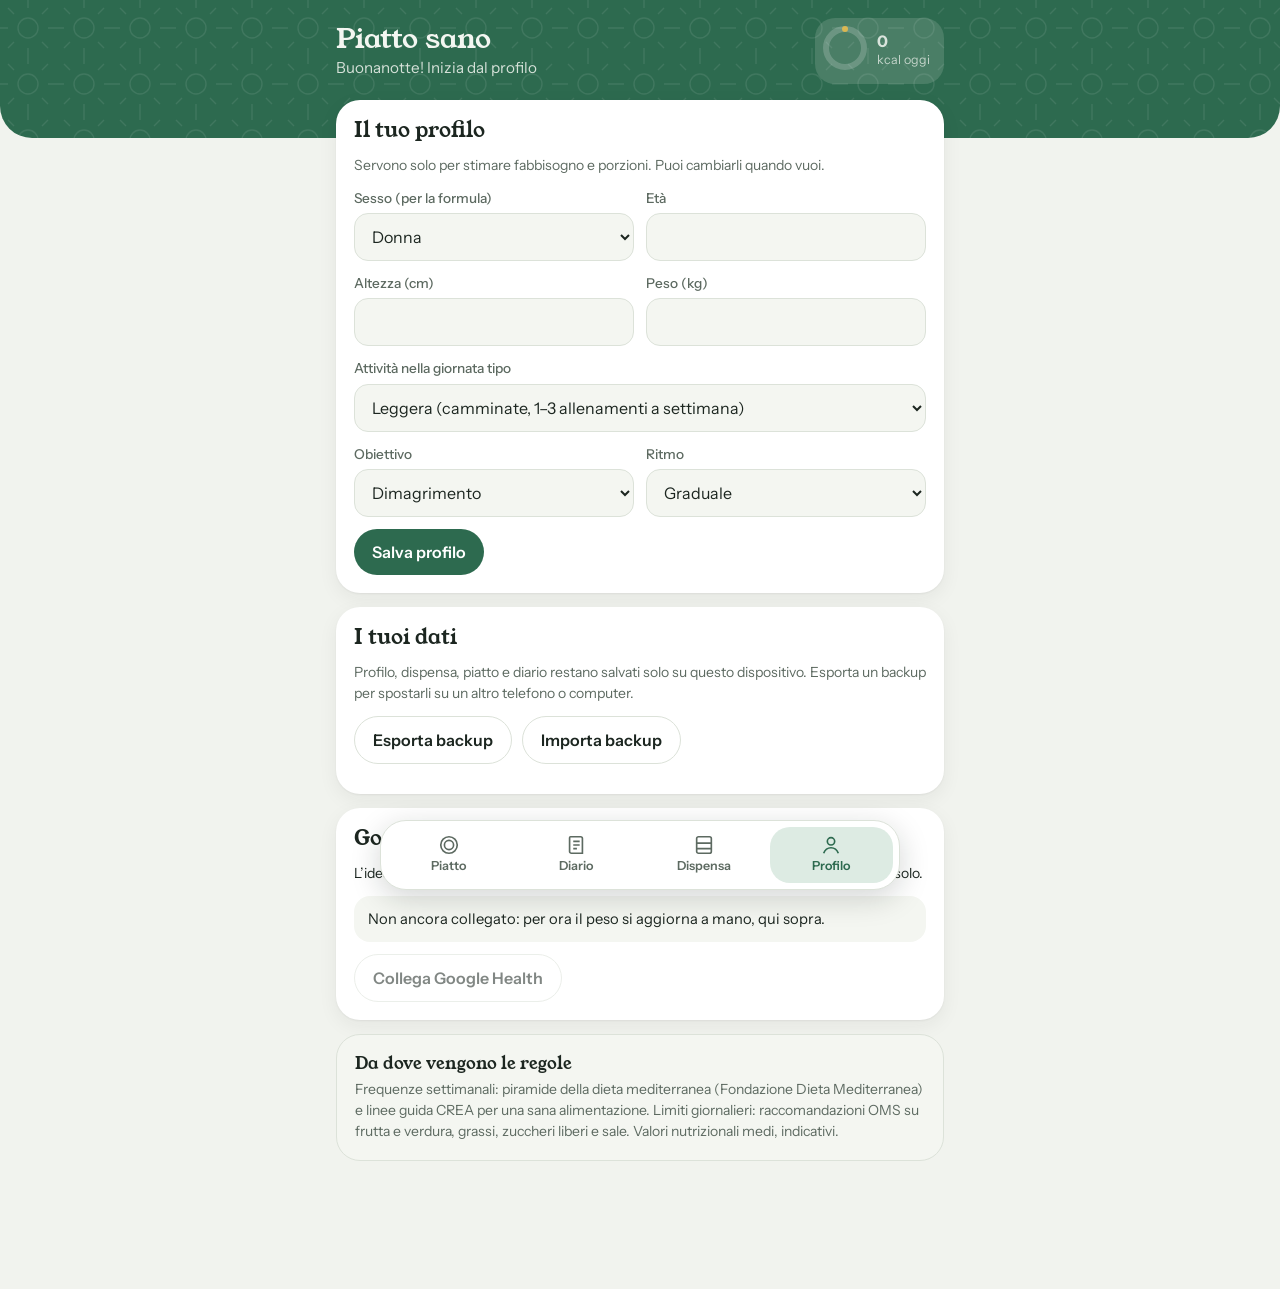
<file: index.html>
<!DOCTYPE html>
<html lang="it">
<head>
<meta charset="utf-8">
<meta name="viewport" content="width=device-width, initial-scale=1, viewport-fit=cover">
<title>Piatto sano</title>
<meta name="description" content="Dispensa, porzioni, diario e consigli della piramide alimentare su misura per te.">
<meta name="theme-color" content="#2D6A4F">
<link rel="manifest" href="manifest.webmanifest">
<link rel="icon" href="icon.svg" type="image/svg+xml">
<link rel="apple-touch-icon" href="icon-192.png">
<link rel="preconnect" href="https://fonts.googleapis.com">
<link rel="preconnect" href="https://fonts.gstatic.com" crossorigin>
<link href="https://fonts.googleapis.com/css2?family=Instrument+Sans:wght@400;500;600;700&family=Young+Serif&display=swap" rel="stylesheet">
<style>
:root{
  --bg:#F1F3EE;--surface:#FFFFFF;--surface2:#F4F6F1;--ink:#1C2620;--muted:#5D6A61;--line:#DCE2D9;
  --hero:#2D6A4F;--hero-ink:#F3F6F1;--hero-soft:rgba(243,246,241,.14);
  --basil:#2D6A4F;--basil-ink:#FFFFFF;--basil-soft:#DDEBE3;
  --saffron:#C98A12;--saffron-soft:#F8EBCB;
  --prot:#8A3E74;--carb:#D39A1F;--fat:#7E8A2A;
  --warn:#A4461A;--warn-soft:#F7E3D7;--ok:#2D6A4F;
  --shadow:0 1px 2px rgba(28,38,32,.06),0 6px 20px rgba(28,38,32,.06);
  color-scheme:light;
  box-sizing:border-box;
  padding-top:env(safe-area-inset-top,0px);
  padding-bottom:env(safe-area-inset-bottom,0px);
}
@media (prefers-color-scheme:dark){
  :root:not([data-theme="light"]){
    --bg:#0F1512;--surface:#18211C;--surface2:#1F2924;--ink:#E4EBE6;--muted:#98A69E;--line:#2C3832;
    --hero:#173627;--hero-ink:#E4EBE6;--hero-soft:rgba(228,235,230,.10);
    --basil:#74C29A;--basil-ink:#0C1912;--basil-soft:#1E3529;
    --saffron:#E8B54A;--saffron-soft:#3A2F17;
    --prot:#CF8DBE;--carb:#E8B54A;--fat:#BAC560;
    --warn:#EBA27A;--warn-soft:#3B241A;--ok:#74C29A;
    --shadow:0 1px 2px rgba(0,0,0,.3);
    color-scheme:dark;
  }
}
:root[data-theme="dark"]{
  --bg:#0F1512;--surface:#18211C;--surface2:#1F2924;--ink:#E4EBE6;--muted:#98A69E;--line:#2C3832;
  --hero:#173627;--hero-ink:#E4EBE6;--hero-soft:rgba(228,235,230,.10);
  --basil:#74C29A;--basil-ink:#0C1912;--basil-soft:#1E3529;
  --saffron:#E8B54A;--saffron-soft:#3A2F17;
  --prot:#CF8DBE;--carb:#E8B54A;--fat:#BAC560;
  --warn:#EBA27A;--warn-soft:#3B241A;--ok:#74C29A;
  --shadow:0 1px 2px rgba(0,0,0,.3);
  color-scheme:dark;
}
*,*::before,*::after{box-sizing:border-box}
html{scroll-padding-top:env(safe-area-inset-top,0px);background:var(--hero)}
body{margin:0;background:var(--bg);color:var(--ink);font:16px/1.5 "Instrument Sans",system-ui,-apple-system,"Segoe UI",Roboto,sans-serif;padding-bottom:104px;-webkit-font-smoothing:antialiased;min-height:100vh}
body::before{content:"";position:fixed;inset:0 0 auto;height:env(safe-area-inset-top,0px);z-index:10;background:var(--hero)}
h1,h2,h3{font-family:"Young Serif",Georgia,"Times New Roman",serif;font-weight:400;margin:0;line-height:1.2}
h2{font-size:1.3rem}
h3{font-size:1.05rem}
p{margin:0}
button,input,select{font:inherit;color:inherit}
img,svg{max-width:100%}
.wrap{max-width:640px;margin:0 auto;padding:0 16px}

/* Hero */
.hero{background:var(--hero);color:var(--hero-ink);padding:18px 0 54px;border-radius:0 0 32px 32px;position:relative;overflow:hidden}
.hero::after{content:"";position:absolute;inset:0;opacity:.09;pointer-events:none;
  background-image:url("data:image/svg+xml,%3Csvg xmlns='http://www.w3.org/2000/svg' width='56' height='56' viewBox='0 0 56 56'%3E%3Cg fill='none' stroke='%23fff' stroke-width='1.4'%3E%3Ccircle cx='28' cy='28' r='10'/%3E%3Cpath d='M28 0v8M28 48v8M0 28h8M48 28h8M8 8l6 6M42 42l6 6M48 8l-6 6M14 42l-6 6'/%3E%3C/g%3E%3C/svg%3E")}
.hero .wrap{position:relative;z-index:1;display:flex;align-items:center;justify-content:space-between;gap:16px}
.hero h1{font-size:1.75rem}
.hero .hello{font-size:.95rem;opacity:.85;margin-top:2px}
.today{flex:none;display:flex;align-items:center;gap:10px;background:var(--hero-soft);border-radius:20px;padding:8px 14px 8px 8px;text-align:left}
.today b{display:block;font-size:1rem;line-height:1.15;white-space:nowrap}
.today span{font-size:.78rem;opacity:.85}
main.wrap{margin-top:-38px;position:relative;z-index:2}

.view{display:none;padding-bottom:24px}
.view.on{display:block}
.card{background:var(--surface);border-radius:24px;padding:18px;margin-top:14px;box-shadow:var(--shadow)}
.view > .card:first-child,.view > .notice + .card{margin-top:0}
.card.soft{background:var(--surface2);box-shadow:none;border:1px solid var(--line)}
.muted{color:var(--muted)}
.small{font-size:.875rem}
.row{display:flex;gap:10px;align-items:center;flex-wrap:wrap}
.stack>*+*{margin-top:12px}
.head{display:flex;justify-content:space-between;align-items:baseline;gap:12px}
label.f{display:block;font-size:.85rem;color:var(--muted);margin-bottom:5px;font-weight:500}
input[type=text],input[type=number],select{width:100%;background:var(--surface2);border:1px solid var(--line);border-radius:14px;padding:11px 13px;min-height:48px}
input:focus-visible,select:focus-visible,button:focus-visible,label.btn:focus-within{outline:3px solid var(--saffron);outline-offset:2px}
.grid2{display:grid;grid-template-columns:1fr 1fr;gap:12px}
@media (max-width:380px){.grid2{grid-template-columns:1fr}}
.btn{border:0;border-radius:999px;padding:11px 18px;min-height:46px;background:var(--basil);color:var(--basil-ink);font-weight:600;cursor:pointer;display:inline-flex;align-items:center;justify-content:center;gap:6px;text-decoration:none}
.btn.ghost{background:transparent;color:var(--ink);border:1px solid var(--line)}
.btn.soft{background:var(--basil-soft);color:var(--basil)}
.btn.small{min-height:38px;padding:6px 14px;font-size:.9rem}
.btn:disabled{opacity:.55;cursor:default}
.seg{display:grid;grid-auto-flow:column;grid-auto-columns:1fr;background:var(--surface2);border-radius:18px;padding:4px;gap:3px}
.seg button{min-width:0;border:0;background:transparent;border-radius:14px;padding:9px 2px;font-size:.85rem;white-space:nowrap;overflow:hidden;text-overflow:ellipsis;cursor:pointer;color:var(--muted);font-weight:500}
.seg button[aria-pressed="true"]{background:var(--surface);color:var(--ink);box-shadow:var(--shadow);font-weight:600}
.search{display:flex;gap:8px}
.search input{flex:1;min-width:0}

/* Scheda alimento */
.food{display:flex;gap:14px;align-items:center;margin-top:16px}
.emoji{width:56px;height:56px;flex:none;border-radius:18px;background:var(--surface2);display:grid;place-items:center;font-size:1.8rem}
.emoji.sm{width:40px;height:40px;border-radius:13px;font-size:1.25rem}
.food .meta{flex:1;min-width:0}
.macros{display:flex;gap:6px;flex-wrap:wrap;margin-top:12px}
.mchip{border-radius:999px;padding:5px 11px;font-size:.85rem;background:var(--surface2)}
.mchip b{font-weight:700}
.dot{display:inline-block;width:9px;height:9px;border-radius:50%;margin-right:6px;vertical-align:middle}
.portion{margin-top:14px;padding:16px;border-radius:20px;background:var(--saffron-soft)}
.portion .q{font-family:"Young Serif",Georgia,serif;font-size:1.75rem;line-height:1.15;margin-top:2px}
.freqnote{margin-top:12px;padding:10px 12px;border-radius:14px;font-size:.9rem;background:var(--surface2)}
.freqnote.warn{background:var(--warn-soft);color:var(--warn)}

/* Piatto */
.plate-wrap{display:grid;grid-template-columns:170px 1fr;gap:18px;align-items:center;margin-top:12px}
@media (max-width:460px){.plate-wrap{grid-template-columns:1fr;justify-items:center}}
.bars{width:100%}
.bar{margin-top:9px}
.bar .lbl{display:flex;justify-content:space-between;font-size:.85rem;gap:8px}
.bar .track{height:8px;border-radius:99px;background:var(--surface2);overflow:hidden;margin-top:4px}
.bar .fill{height:100%;border-radius:99px;transition:width .3s}
ul.items{list-style:none;margin:12px 0 0;padding:0}
ul.items li{display:flex;align-items:center;gap:10px;padding:10px 0;border-top:1px solid var(--line)}
ul.items li:first-child{border-top:0}
ul.items .nm{flex:1;min-width:0}
ul.items .nm small{display:block;color:var(--muted)}
.step{width:36px;height:36px;flex:none;border-radius:50%;border:0;background:var(--surface2);cursor:pointer;font-weight:600}
.empty{padding:18px;border-radius:18px;background:var(--surface2);text-align:center;color:var(--muted);font-size:.92rem;margin-top:12px}

/* Dispensa */
.chips{display:flex;flex-wrap:wrap;gap:8px;margin-top:8px}
.chip{display:inline-flex;align-items:center;gap:6px;background:var(--surface2);border-radius:999px;padding:6px 6px 6px 12px;font-size:.92rem}
.chip button{border:0;background:transparent;width:26px;height:26px;border-radius:50%;cursor:pointer;color:var(--muted)}
.chip.add{padding:7px 13px;cursor:pointer;border:1px dashed var(--line);background:transparent}
.group+.group{margin-top:18px}
.group h3{display:flex;align-items:center;gap:8px}

/* Avvisi */
.notice{padding:12px 14px;border-radius:16px;background:var(--surface);box-shadow:var(--shadow);font-size:.92rem;margin-bottom:14px}
.notice.inline{box-shadow:none;background:var(--surface2);margin:12px 0 0}
.notice.warn{background:var(--warn-soft);color:var(--warn);box-shadow:none}

/* Profilo */
.stats{display:grid;grid-template-columns:repeat(3,1fr);gap:8px}
.stats div{background:var(--surface2);border-radius:14px;padding:10px}
.stats b{display:block;font-size:1.1rem}
.stats span{font-size:.78rem;color:var(--muted)}

/* Diario */
.daynav{display:flex;align-items:center;justify-content:space-between;gap:8px}
.daynav button{width:42px;height:42px;border-radius:50%;border:0;background:var(--surface2);cursor:pointer;font-size:1.1rem}
.daynav .d{text-align:center}
.daynav .d b{font-family:"Young Serif",Georgia,serif;font-weight:400;font-size:1.2rem;display:block}
.mealblock+.mealblock{margin-top:14px}
.mealblock h3{font-size:1rem;display:flex;justify-content:space-between}
.checks{list-style:none;padding:0;margin:12px 0 0}
.checks li{display:flex;gap:10px;align-items:flex-start;padding:8px 0;border-top:1px solid var(--line);font-size:.92rem}
.checks li:first-child{border-top:0}
.badge{flex:none;width:24px;height:24px;border-radius:50%;display:grid;place-items:center;font-size:.8rem;font-weight:700}
.badge.ok{background:var(--basil-soft);color:var(--ok)}
.badge.no{background:var(--warn-soft);color:var(--warn)}
.badge.mid{background:var(--saffron-soft);color:var(--saffron)}
.checks .t{flex:1}
.checks .v{color:var(--muted);white-space:nowrap}
.addrow{display:grid;grid-template-columns:1fr 92px;gap:8px}

/* Navigazione flottante */
nav.tabs{position:fixed;left:0;right:0;bottom:0;z-index:6;padding:0 12px calc(10px + env(safe-area-inset-bottom,0px));pointer-events:none}
nav.tabs .pill{max-width:520px;margin:0 auto;display:flex;gap:4px;background:var(--surface);border-radius:26px;padding:6px;box-shadow:0 8px 30px rgba(15,25,20,.18);pointer-events:auto;border:1px solid var(--line)}
nav.tabs button{flex:1;border:0;background:transparent;padding:7px 4px;border-radius:20px;cursor:pointer;color:var(--muted);font-weight:600;display:flex;flex-direction:column;align-items:center;gap:1px;font-size:.78rem}
nav.tabs button svg{width:22px;height:22px}
nav.tabs button[aria-current="page"]{background:var(--basil-soft);color:var(--basil)}

.toast{position:fixed;left:50%;bottom:calc(96px + env(safe-area-inset-bottom,0px));transform:translateX(-50%) translateY(8px);background:var(--ink);color:var(--bg);padding:10px 16px;border-radius:999px;font-size:.9rem;opacity:0;pointer-events:none;transition:opacity .2s,transform .2s;z-index:20;max-width:90vw;text-align:center}
.toast.on{opacity:1;transform:translateX(-50%) translateY(0)}

dialog{border:0;border-radius:26px;padding:22px;max-width:420px;width:calc(100% - 32px);background:var(--surface);color:var(--ink);box-shadow:0 20px 60px rgba(0,0,0,.3)}
dialog::backdrop{background:rgba(10,20,15,.45)}
dialog h2{margin-top:6px}
dialog .icon{width:48px;height:48px;border-radius:16px;background:var(--warn-soft);color:var(--warn);display:grid;place-items:center;font-size:1.5rem}
dialog ul{padding-left:18px;margin:10px 0 0}
dialog li{margin-top:8px}
.sr{position:absolute;width:1px;height:1px;overflow:hidden;clip:rect(0 0 0 0)}
@media (prefers-reduced-motion:reduce){*{transition:none!important}}
</style>
</head>
<body>
<header class="hero"><div class="wrap">
  <div><h1>Piatto sano</h1><p class="hello" id="hello"></p></div>
  <button class="today" type="button" id="todayBtn" aria-label="Apri il diario di oggi" style="border:0;color:inherit;cursor:pointer"><span id="todayRing"></span><span><b id="todayKcal">—</b><span id="todayLbl">kcal oggi</span></span></button>
</div></header>

<main class="wrap">
  <!-- PIATTO -->
  <section class="view on" id="v-piatto" aria-labelledby="t-piatto">
    <h2 class="sr" id="t-piatto">Piatto</h2>
    <div id="noProfile" class="notice" hidden>Per le porzioni su misura servono i tuoi dati. <button class="btn small" data-go="profilo" type="button" style="margin-left:6px">Compila il profilo</button></div>

    <div class="card stack">
      <div><label class="f" id="mealLbl">Pasto</label><div class="seg" role="group" aria-labelledby="mealLbl" id="mealSeg"></div></div>
      <div><label class="f" id="unitLbl">Quantità espresse</label><div class="seg" role="group" aria-labelledby="unitLbl" id="unitSeg"></div></div>
    </div>

    <div class="card">
      <label class="f" for="foodQ">Cosa vuoi mangiare?</label>
      <div class="search">
        <input type="text" id="foodQ" list="foodList" placeholder="es. patate, riso, salmone" autocomplete="off">
        <button class="btn" id="foodGo" type="button">Calcola</button>
      </div>
      <datalist id="foodList"></datalist>
      <div id="foodOut"></div>
    </div>

    <div class="card">
      <div class="head"><h2>Il tuo piatto</h2><span class="muted small" id="mealTargetLbl"></span></div>
      <div class="plate-wrap"><div id="plateSvg"></div><div class="bars" id="plateBars"></div></div>
      <ul class="items" id="plateItems"></ul>
      <p class="empty" id="plateEmpty">Il piatto è vuoto. Cerca un alimento qui sopra o componilo da ciò che hai in dispensa.</p>
      <div class="row" style="margin-top:14px">
        <button class="btn" id="autoPlate" type="button">Componi dalla dispensa</button>
        <button class="btn soft" id="logPlate" type="button">Registra nel diario</button>
        <button class="btn ghost" id="clearPlate" type="button">Svuota</button>
      </div>
    </div>
  </section>

  <!-- DIARIO -->
  <section class="view" id="v-diario" aria-labelledby="t-diario">
    <div class="card">
      <h2 class="sr" id="t-diario">Diario</h2>
      <div class="daynav">
        <button type="button" id="dayPrev" aria-label="Giorno precedente">‹</button>
        <div class="d"><b id="dayTitle"></b><span class="muted small" id="daySub"></span></div>
        <button type="button" id="dayNext" aria-label="Giorno successivo">›</button>
      </div>
    </div>

    <div class="card">
      <div class="head"><h2>Il giorno</h2><span class="muted small" id="dayKcalLbl"></span></div>
      <div class="bars" id="dayBars"></div>
      <ul class="checks" id="whoChecks"></ul>
      <p class="muted small" style="margin-top:8px" id="whoNote">Indicazioni OMS per una dieta sana. Il sale non comprende quello aggiunto in cucina.</p>
    </div>

    <div class="card">
      <h2>Cosa hai mangiato</h2>
      <div id="dayEntries"></div>
      <div style="margin-top:16px;padding-top:14px;border-top:1px solid var(--line)">
        <label class="f" for="logQ">Aggiungi al diario</label>
        <div class="addrow">
          <input type="text" id="logQ" list="foodList" placeholder="Alimento" autocomplete="off">
          <input type="number" id="logG" min="1" max="2000" inputmode="numeric" placeholder="grammi" aria-label="Grammi">
        </div>
        <div class="row" style="margin-top:8px">
          <select id="logMeal" aria-label="Pasto" style="flex:1"></select>
          <button class="btn" id="logAdd" type="button">Registra</button>
        </div>
        <p class="small muted" id="logMsg" style="margin-top:6px"></p>
      </div>
    </div>

    <div class="card">
      <div class="head"><h2>La tua settimana</h2><span class="muted small">ultimi 7 giorni</span></div>
      <p class="small muted" style="margin-top:4px">Quante porzioni secondo la piramide della dieta mediterranea e le linee guida italiane.</p>
      <ul class="checks" id="weekChecks"></ul>
    </div>
  </section>

  <!-- DISPENSA -->
  <section class="view" id="v-dispensa" aria-labelledby="t-dispensa">
    <div class="card">
      <h2 id="t-dispensa">Dispensa</h2>
      <p class="muted small" style="margin-top:4px">Segna cosa hai in casa: l’app comporrà i piatti partendo da qui.</p>
      <div class="search" style="margin-top:12px">
        <input type="text" id="pantryQ" list="foodList" placeholder="Aggiungi un alimento" autocomplete="off" aria-label="Aggiungi un alimento">
        <button class="btn" id="pantryAdd" type="button">Aggiungi</button>
      </div>
      <div id="pantryMsg"></div>
    </div>
    <div class="card" id="pantryList"></div>
    <div class="card soft">
      <h3>Idee rapide</h3>
      <p class="muted small">Tocca per aggiungere.</p>
      <div class="chips" id="quickAdd"></div>
    </div>
  </section>

  <!-- PROFILO -->
  <section class="view" id="v-profilo" aria-labelledby="t-profilo">
    <div class="card stack">
      <h2 id="t-profilo">Il tuo profilo</h2>
      <p class="muted small">Servono solo per stimare fabbisogno e porzioni. Puoi cambiarli quando vuoi.</p>
      <div class="grid2">
        <div><label class="f" for="pSex">Sesso (per la formula)</label><select id="pSex"><option value="f">Donna</option><option value="m">Uomo</option></select></div>
        <div><label class="f" for="pAge">Età</label><input type="number" id="pAge" min="14" max="100" inputmode="numeric"></div>
        <div><label class="f" for="pHeight">Altezza (cm)</label><input type="number" id="pHeight" min="120" max="230" inputmode="numeric"></div>
        <div><label class="f" for="pWeight">Peso (kg)</label><input type="number" id="pWeight" min="35" max="250" step="0.1" inputmode="decimal"></div>
      </div>
      <div><label class="f" for="pAct">Attività nella giornata tipo</label>
        <select id="pAct">
          <option value="1.2">Sedentaria (ufficio, studio, poco movimento)</option>
          <option value="1.375">Leggera (camminate, 1–3 allenamenti a settimana)</option>
          <option value="1.55">Moderata (3–5 allenamenti a settimana)</option>
          <option value="1.725">Intensa (lavoro fisico o sport quasi ogni giorno)</option>
        </select></div>
      <div class="grid2">
        <div><label class="f" for="pGoal">Obiettivo</label><select id="pGoal"><option value="cut">Dimagrimento</option><option value="keep">Mantenimento</option><option value="bulk">Aumento massa</option></select></div>
        <div><label class="f" for="pPace">Ritmo</label><select id="pPace"><option value="soft">Graduale</option><option value="mid">Moderato</option></select></div>
      </div>
      <div class="row"><button class="btn" id="saveProfile" type="button">Salva profilo</button><span class="muted small" id="saveMsg"></span></div>
    </div>

    <div class="card" id="targetsCard" hidden>
      <h2>Il tuo fabbisogno stimato</h2>
      <div class="stats" style="margin-top:12px" id="statsTop"></div>
      <div class="bars" id="dailyMacros" style="margin-top:6px"></div>
      <div id="floorNote"></div>
      <p class="muted small" style="margin-top:12px">Stima con la formula di Mifflin‑St Jeor. È un punto di partenza, non una prescrizione: per esigenze mediche affidati a un professionista.</p>
    </div>

    <div class="card stack">
      <h2>I tuoi dati</h2>
      <p class="small muted">Profilo, dispensa, piatto e diario restano salvati solo su questo dispositivo. Esporta un backup per spostarli su un altro telefono o computer.</p>
      <div class="row">
        <button class="btn ghost" id="exportBtn" type="button">Esporta backup</button>
        <label class="btn ghost" for="importFile">Importa backup</label>
        <input type="file" id="importFile" accept="application/json,.json" hidden>
      </div>
      <p class="small muted" id="backupMsg"></p>
    </div>

    <div class="card stack">
      <h2>Google Health</h2>
      <p class="small">L’idea è leggere da Google Health peso e calorie attive, così il fabbisogno si aggiorna da solo.</p>
      <div class="notice inline">Non ancora collegato: per ora il peso si aggiorna a mano, qui sopra.</div>
      <button class="btn ghost" type="button" disabled>Collega Google Health</button>
    </div>

    <div class="card soft small">
      <h3>Da dove vengono le regole</h3>
      <p class="muted" style="margin-top:6px">Frequenze settimanali: piramide della dieta mediterranea (Fondazione Dieta Mediterranea) e linee guida CREA per una sana alimentazione. Limiti giornalieri: raccomandazioni OMS su frutta e verdura, grassi, zuccheri liberi e sale. Valori nutrizionali medi, indicativi.</p>
    </div>
  </section>
</main>

<nav class="tabs" aria-label="Sezioni"><div class="pill">
  <button type="button" data-tab="piatto" aria-current="page"><svg viewBox="0 0 24 24" fill="none" stroke="currentColor" stroke-width="1.8"><circle cx="12" cy="12" r="9"/><circle cx="12" cy="12" r="5"/></svg>Piatto</button>
  <button type="button" data-tab="diario"><svg viewBox="0 0 24 24" fill="none" stroke="currentColor" stroke-width="1.8"><path d="M6 3h11a2 2 0 0 1 2 2v16H7a2 2 0 0 1-2-2V4a1 1 0 0 1 1-1z"/><path d="M9 8h7M9 12h7M9 16h4"/></svg>Diario</button>
  <button type="button" data-tab="dispensa"><svg viewBox="0 0 24 24" fill="none" stroke="currentColor" stroke-width="1.8"><rect x="4" y="3" width="16" height="18" rx="2"/><path d="M4 10h16M4 16h16"/></svg>Dispensa</button>
  <button type="button" data-tab="profilo"><svg viewBox="0 0 24 24" fill="none" stroke="currentColor" stroke-width="1.8"><circle cx="12" cy="8" r="4"/><path d="M4 21c1.5-4 4.5-6 8-6s6.5 2 8 6"/></svg>Profilo</button>
</div></nav>

<dialog id="warnDlg" aria-labelledby="warnTitle">
  <div class="icon" aria-hidden="true">!</div>
  <h2 id="warnTitle">Un attimo</h2>
  <div id="warnBody"></div>
  <div class="row" style="margin-top:18px;justify-content:flex-end">
    <button class="btn ghost" type="button" id="warnCancel">Non registrare</button>
    <button class="btn" type="button" id="warnOk">Registra comunque</button>
  </div>
</dialog>
<div class="toast" id="toast" role="status" aria-live="polite"></div>

<script>
"use strict";
/* ---------- Banca dati alimenti (valori medi per 100 g, a crudo / come acquistati) ---------- */
// [id, nome, categoria, kcal, proteine, carboidrati, grassi, fibre, extra]
const RAW = [
 ["patate","Patate","carbo",80,2,17.5,0.1,1.8,{piece:["patata media","patate medie",170],hand:["pugno","pugni",150],alias:["patata"]}],
 ["patate-dolci","Patate dolci","carbo",86,1.6,20,0.1,3,{piece:["patata dolce media","patate dolci medie",150],alias:["patata dolce","batata"]}],
 ["pasta","Pasta secca","carbo",353,12.5,72,1.2,2.7,{hand:["manciata colma","manciate colme",40],alias:["spaghetti","penne","fusilli","maccheroni"]}],
 ["pasta-integrale","Pasta integrale","carbo",340,13,66,2.5,7,{hand:["manciata colma","manciate colme",40]}],
 ["riso","Riso","carbo",355,7,80,0.6,1,{cup:185,tbsp:12,hand:["manciata","manciate",40],alias:["riso bianco","riso basmati"]}],
 ["riso-integrale","Riso integrale","carbo",350,7.5,76,2.5,3.5,{cup:190,tbsp:12,hand:["manciata","manciate",40]}],
 ["pane","Pane comune","carbo",270,8.5,55,1.5,3,{piece:["fetta","fette",30],alias:["pane bianco"]}],
 ["pane-integrale","Pane integrale","carbo",245,9.5,46,2.5,7,{piece:["fetta","fette",30]}],
 ["carasau","Pane carasau","carbo",360,11,75,1.5,3,{piece:["foglio","fogli",25],alias:["carasau","pane guttiau"]}],
 ["fregola","Fregola","carbo",360,12,73,1.5,3,{cup:180,hand:["manciata","manciate",40]}],
 ["farro","Farro","carbo",335,15,67,2.5,7,{cup:200,hand:["manciata","manciate",40]}],
 ["orzo","Orzo perlato","carbo",330,10,70,1.4,9,{cup:200,hand:["manciata","manciate",40]}],
 ["avena","Fiocchi d’avena","carbo",370,13,60,7,10,{cup:90,tbsp:8,hand:["manciata","manciate",25],alias:["avena","fiocchi di avena","porridge"]}],
 ["quinoa","Quinoa","carbo",368,14,64,6,7,{cup:170,hand:["manciata","manciate",40]}],
 ["couscous","Cous cous","carbo",360,13,72,1.5,5,{cup:175,hand:["manciata","manciate",40],alias:["couscous","cuscus"]}],
 ["gnocchi","Gnocchi di patate","carbo",155,3.5,32,0.5,2,{hand:["pugno","pugni",150]}],
 ["ceci","Ceci lessati","legumi",125,7,19,2.5,6,{cup:160,hand:["pugno","pugni",150],alias:["ceci in scatola"]}],
 ["lenticchie","Lenticchie lessate","legumi",116,9,20,0.4,8,{cup:200,hand:["pugno","pugni",150]}],
 ["fagioli","Fagioli lessati","legumi",120,8,20,0.5,7,{cup:175,hand:["pugno","pugni",150],alias:["fagioli borlotti","fagioli cannellini"]}],
 ["pollo","Petto di pollo","proteine",110,23,0,1.5,0,{hand:["palmo di mano","palmi di mano",100],alias:["pollo"]}],
 ["tacchino","Petto di tacchino","proteine",107,24,0,1.2,0,{hand:["palmo di mano","palmi di mano",100],alias:["tacchino"]}],
 ["manzo","Manzo magro","proteine",130,21,0,5,0,{hand:["palmo di mano","palmi di mano",100],alias:["carne di manzo","bistecca","vitello"]}],
 ["maiale","Lonza di maiale","proteine",150,21,0,7,0,{hand:["palmo di mano","palmi di mano",100],alias:["maiale"]}],
 ["salmone","Salmone","proteine",185,20,0,12,0,{hand:["palmo di mano","palmi di mano",100]}],
 ["merluzzo","Merluzzo","proteine",80,17,0,0.7,0,{hand:["palmo di mano","palmi di mano",100],alias:["nasello","pesce bianco"]}],
 ["tonno","Tonno al naturale","proteine",103,24,0,1,0,{piece:["scatoletta","scatolette",52],alias:["tonno"]}],
 ["uova","Uova","proteine",128,12.4,0,9,0,{piece:["uovo","uova",55],alias:["uovo"]}],
 ["tofu","Tofu","proteine",125,13,2,7.5,1,{hand:["palmo di mano","palmi di mano",100]}],
 ["prosciutto","Prosciutto crudo","proteine",224,26,0,13,0,{piece:["fetta","fette",15]}],
 ["bresaola","Bresaola","proteine",151,32,0,2,0,{piece:["fetta","fette",10]}],
 ["yogurt-greco","Yogurt greco 0%","latticini",57,10,4,0,0,{piece:["vasetto","vasetti",170],cup:245,tbsp:15,alias:["yogurt greco","yogurt"]}],
 ["ricotta","Ricotta vaccina","latticini",146,8.8,3.5,10.9,0,{tbsp:25,cup:245}],
 ["mozzarella","Mozzarella","latticini",253,18.7,0.7,19.5,0,{piece:["mozzarella","mozzarelle",125]}],
 ["parmigiano","Parmigiano grattugiato","latticini",392,33,0,28,0,{tbsp:7,alias:["parmigiano","grana"]}],
 ["pecorino","Pecorino sardo","latticini",387,28,0,32,0,{tbsp:7,alias:["pecorino"]}],
 ["latte","Latte parzialmente scremato","latticini",46,3.5,5,1.6,0,{cup:245,tbsp:15,alias:["latte"]}],
 ["olio","Olio extravergine d’oliva","grassi",899,0,0,99.9,0,{tbsp:13.5,hand:["cucchiaio","cucchiai",13.5],alias:["olio","olio evo","olio d’oliva","olio di oliva"]}],
 ["burro","Burro","grassi",758,0.8,1,83,0,{tbsp:14,hand:["noce","noci",10]}],
 ["noci","Noci","grassi",689,14.3,5.1,68,6,{hand:["manciata","manciate",30],piece:["noce","noci",5]}],
 ["mandorle","Mandorle","grassi",603,22,4.6,55,12,{hand:["manciata","manciate",30],piece:["mandorla","mandorle",1.2]}],
 ["avocado","Avocado","grassi",160,2,8.5,14.7,6.7,{piece:["avocado","avocado",150]}],
 ["burro-arachidi","Burro di arachidi","grassi",590,25,15,50,6,{tbsp:16,hand:["cucchiaio","cucchiai",16]}],
 ["olive","Olive","grassi",145,1,4,15,3,{piece:["oliva","olive",4]}],
 ["zucchine","Zucchine","verdura",17,1.2,3,0.3,1,{piece:["zucchina","zucchine",200],cup:120}],
 ["pomodori","Pomodori","verdura",18,1,3.5,0.2,1.2,{piece:["pomodoro","pomodori",120],cup:180,alias:["pomodoro"]}],
 ["insalata","Insalata","verdura",15,1.4,2.2,0.2,1.3,{cup:50,hand:["pugno","pugni",30],alias:["lattuga","rucola"]}],
 ["spinaci","Spinaci","verdura",23,2.9,3.6,0.4,2.2,{cup:30,hand:["pugno","pugni",30]}],
 ["broccoli","Broccoli","verdura",34,2.8,6.6,0.4,2.6,{cup:90,hand:["pugno","pugni",80]}],
 ["carote","Carote","verdura",41,0.9,9.6,0.2,2.8,{piece:["carota","carote",70],cup:110}],
 ["melanzane","Melanzane","verdura",25,1,6,0.2,3,{piece:["melanzana","melanzane",300],cup:80}],
 ["peperoni","Peperoni","verdura",26,1,6,0.3,2,{piece:["peperone","peperoni",160],cup:150}],
 ["cipolla","Cipolla","verdura",40,1.1,9.3,0.1,1.7,{piece:["cipolla","cipolle",110],cup:160}],
 ["funghi","Funghi champignon","verdura",22,3.1,3.3,0.3,1,{cup:70,hand:["pugno","pugni",60],alias:["funghi","champignon"]}],
 ["fagiolini","Fagiolini","verdura",31,1.8,7,0.2,2.7,{cup:110,hand:["pugno","pugni",80]}],
 ["carciofi","Carciofi","verdura",47,3.3,10.5,0.2,5.4,{piece:["carciofo","carciofi",120],alias:["carciofo"]}],
 ["mela","Mela","frutta",52,0.3,14,0.2,2.4,{piece:["mela","mele",180],alias:["mele"]}],
 ["banana","Banana","frutta",89,1.1,23,0.3,2.6,{piece:["banana","banane",120],alias:["banane"]}],
 ["arancia","Arancia","frutta",47,0.9,12,0.1,2.4,{piece:["arancia","arance",150],alias:["arance"]}],
 ["pera","Pera","frutta",57,0.4,15,0.1,3.1,{piece:["pera","pere",170],alias:["pere"]}],
 ["fragole","Fragole","frutta",32,0.7,7.7,0.3,2,{cup:150,hand:["pugno","pugni",80]}],
 ["fichi-india","Fichi d’India","frutta",41,0.7,9.6,0.5,3.6,{piece:["fico d’India","fichi d’India",100],alias:["fico d’india","fichi d’india","fichi d india"]}]
];
// Saturi, sale e zuccheri liberi (g per 100 g) per i controlli OMS: [saturi, sale, zuccheri liberi]
const EXTRA = {
 patate:[0,0,0],"patate-dolci":[0,0.1,0],pasta:[0.3,0,0],"pasta-integrale":[0.4,0,0],riso:[0.2,0,0],"riso-integrale":[0.5,0,0],
 pane:[0.3,1.3,0],"pane-integrale":[0.5,1.2,0],carasau:[0.3,1.2,0],fregola:[0.3,0,0],farro:[0.4,0,0],orzo:[0.3,0,0],avena:[1.2,0,0],
 quinoa:[0.7,0,0],couscous:[0.3,0,0],gnocchi:[0.1,0.8,0],ceci:[0.3,0.3,0],lenticchie:[0.1,0.2,0],fagioli:[0.1,0.3,0],
 pollo:[0.4,0.2,0],tacchino:[0.4,0.2,0],manzo:[2,0.2,0],maiale:[2.5,0.2,0],salmone:[2.5,0.2,0],merluzzo:[0.1,0.2,0],tonno:[0.3,1,0],
 uova:[3,0.4,0],tofu:[1.1,0,0],prosciutto:[4.5,6,0],bresaola:[0.8,4,0],"yogurt-greco":[0,0.1,0],ricotta:[7,0.3,0],mozzarella:[12,0.5,0],
 parmigiano:[18,1.6,0],pecorino:[20,4,0],latte:[1,0.1,0],olio:[14,0,0],burro:[51,0,0],noci:[6,0,0],mandorle:[4,0,0],avocado:[2,0,0],
 "burro-arachidi":[10,1,5],olive:[2,4,0],biscotti:[6,0.6,22],cioccolato:[24,0,24],miele:[0,0,82],marmellata:[0,0,48]
};
const SWEETS = [
 ["biscotti","Biscotti secchi","dolci",440,6.6,72,14,2.5,{piece:["biscotto","biscotti",8]}],
 ["cioccolato","Cioccolato fondente 70%","dolci",580,8,34,42,11,{piece:["quadratino","quadratini",5]}],
 ["miele","Miele","dolci",304,0.3,82,0,0,{tbsp:21,piece:["cucchiaino","cucchiaini",7]}],
 ["marmellata","Marmellata","dolci",220,0.4,55,0.1,1,{tbsp:20,piece:["cucchiaino","cucchiaini",7]}]
];
const CATS = {
  carbo:{label:"Carboidrati",emoji:"🌾",order:1},
  proteine:{label:"Proteine",emoji:"🍗",order:2},
  legumi:{label:"Legumi",emoji:"🫘",order:3},
  latticini:{label:"Latticini",emoji:"🧀",order:4},
  verdura:{label:"Verdura",emoji:"🥦",order:5},
  frutta:{label:"Frutta",emoji:"🍎",order:6},
  grassi:{label:"Grassi",emoji:"🫒",order:7},
  dolci:{label:"Dolci",emoji:"🍫",order:8}
};
const FOOD_EMOJI = {patate:"🥔","patate-dolci":"🍠",pasta:"🍝","pasta-integrale":"🍝",riso:"🍚","riso-integrale":"🍚",pane:"🍞","pane-integrale":"🍞",
 pollo:"🍗",tacchino:"🍗",manzo:"🥩",maiale:"🥩",salmone:"🐟",merluzzo:"🐟",tonno:"🐟",uova:"🥚",prosciutto:"🥓",bresaola:"🥓",
 mozzarella:"🧀",parmigiano:"🧀",pecorino:"🧀",latte:"🥛","yogurt-greco":"🥛",olio:"🫒",olive:"🫒",burro:"🧈",noci:"🌰",mandorle:"🌰",avocado:"🥑",
 zucchine:"🥒",pomodori:"🍅",insalata:"🥬",spinaci:"🥬",broccoli:"🥦",carote:"🥕",melanzane:"🍆",peperoni:"🫑",cipolla:"🧅",funghi:"🍄",
 mela:"🍎",banana:"🍌",arancia:"🍊",pera:"🍐",fragole:"🍓",avena:"🥣",biscotti:"🍪",cioccolato:"🍫",miele:"🍯",marmellata:"🍓",ceci:"🫘",lenticchie:"🫘",fagioli:"🫘"};

/* Frequenze settimanali (piramide dieta mediterranea + linee guida CREA) */
const FREQ = {
  "carne-rossa":{label:"Carne rossa",max:1,maxTxt:"meno di 2 porzioni, cioè 1",alt:"pesce, legumi o carne bianca",foods:["manzo","maiale"]},
  "salumi":{label:"Salumi e carni lavorate",max:1,maxTxt:"al massimo 1 porzione",alt:"carne bianca, uova o legumi",foods:["prosciutto","bresaola"]},
  "carne-bianca":{label:"Carne bianca",max:2,maxTxt:"2 porzioni",alt:"pesce o legumi",foods:["pollo","tacchino"]},
  "pesce":{label:"Pesce",min:2,minTxt:"almeno 2 porzioni",foods:["salmone","merluzzo","tonno"]},
  "uova":{label:"Uova",min:2,max:4,unit:"uova",maxTxt:"2–4 uova",alt:"legumi o pesce",foods:["uova"]},
  "legumi":{label:"Legumi",min:2,minTxt:"almeno 2 porzioni",foods:["ceci","lenticchie","fagioli","tofu"]},
  "patate":{label:"Patate",max:3,maxTxt:"al massimo 3 porzioni",alt:"pasta, riso, farro o pane",foods:["patate","patate-dolci","gnocchi"]},
  "formaggi":{label:"Formaggi",max:3,maxTxt:"circa 3 porzioni",alt:"yogurt, legumi o pesce",minG:20,foods:["mozzarella","parmigiano","pecorino","ricotta"]},
  "dolci":{label:"Dolci",max:2,maxTxt:"al massimo 2 porzioni",alt:"frutta fresca o una manciata di frutta secca",minG:10,foods:["biscotti","cioccolato","miele","marmellata"]}
};
const FREQ_OF = {};
Object.entries(FREQ).forEach(([g, r]) => r.foods.forEach(id => FREQ_OF[id] = g));

const BASE = {};
RAW.concat(SWEETS).forEach(r => {
  const x = EXTRA[r[0]] || [0,0,0];
  BASE[r[0]] = {id:r[0],name:r[1],cat:r[2],kcal:r[3],p:r[4],c:r[5],f:r[6],fib:r[7],sat:x[0],salt:x[1],sug:x[2],...r[8]};
});

const MEALS = [
  {id:"colazione",label:"Colazione",share:0.25},
  {id:"pranzo",label:"Pranzo",share:0.35},
  {id:"cena",label:"Cena",share:0.30},
  {id:"spuntino",label:"Spuntino",share:0.10}
];
const UNITS = [{id:"g",label:"Grammi"},{id:"occhio",label:"A occhio"},{id:"misurini",label:"Misurini"}];

/* ---------- Date ---------- */
function ymd(d){ return d.getFullYear() + "-" + String(d.getMonth()+1).padStart(2,"0") + "-" + String(d.getDate()).padStart(2,"0"); }
function parseYmd(s){ const [y,m,d] = s.split("-").map(Number); return new Date(y, m-1, d); }
function addDays(s, n){ const d = parseYmd(s); d.setDate(d.getDate() + n); return ymd(d); }
const todayStr = () => ymd(new Date());
function dayLabel(s){
  const t = todayStr();
  if (s === t) return "Oggi";
  if (s === addDays(t, -1)) return "Ieri";
  return parseYmd(s).toLocaleDateString("it-IT", {weekday:"long"}).replace(/^./, c => c.toUpperCase());
}

/* ---------- Stato ---------- */
const LS_KEY = "piatto-sano-v1";
let state = defaultState();
let currentMeal = guessMeal();
let lastFood = null;
let diaryDay = todayStr();

function defaultState(){ return {profile:null, pantry:[], unit:"g", custom:{}, plate:[], diary:[]}; }
function guessMeal(){ const h = new Date().getHours(); return h < 11 ? "colazione" : h < 16 ? "pranzo" : h < 18 ? "spuntino" : "cena"; }
function sanitizeState(s){
  const d = defaultState();
  if (!s || typeof s !== "object") return d;
  d.profile = s.profile && typeof s.profile === "object" ? s.profile : null;
  d.pantry = Array.isArray(s.pantry) ? s.pantry.filter(x => typeof x === "string") : [];
  d.unit = UNITS.some(u => u.id === s.unit) ? s.unit : "g";
  d.custom = s.custom && typeof s.custom === "object" ? s.custom : {};
  d.plate = Array.isArray(s.plate) ? s.plate.filter(it => it && typeof it.id === "string" && Number.isFinite(it.g)) : [];
  d.diary = Array.isArray(s.diary) ? s.diary.filter(e => e && typeof e.food === "string" && /^\d{4}-\d{2}-\d{2}$/.test(e.date) && Number.isFinite(e.g) && e.g > 0 && MEALS.some(m => m.id === e.meal)).slice(-3000) : [];
  return d;
}
function allFoods(){ return {...BASE, ...state.custom}; }
function food(id){ return allFoods()[id] || null; }
const freqOf = f => f ? (f.freq || FREQ_OF[f.id] || null) : null;
const emojiOf = f => (f && (FOOD_EMOJI[f.id] || (CATS[f.cat] && CATS[f.cat].emoji))) || "🍽️";

/* ---------- Persistenza locale ---------- */
try { const raw = localStorage.getItem(LS_KEY); if (raw) state = sanitizeState(JSON.parse(raw)); } catch(e) {}
let storageOk = true;
function save(){
  try { localStorage.setItem(LS_KEY, JSON.stringify(state)); storageOk = true; }
  catch(e){ if (storageOk) toast("Non riesco a salvare su questo dispositivo"); storageOk = false; }
}
function exportBackup(){
  const blob = new Blob([JSON.stringify({app:"piatto-sano", version:2, savedAt:new Date().toISOString(), state}, null, 2)], {type:"application/json"});
  const a = document.createElement("a");
  a.href = URL.createObjectURL(blob);
  a.download = "piatto-sano-backup-" + todayStr() + ".json";
  document.body.append(a); a.click(); a.remove();
  setTimeout(() => URL.revokeObjectURL(a.href), 4000);
  $("#backupMsg").textContent = "Backup esportato.";
}
function importBackup(file){
  if (!file) return;
  const r = new FileReader();
  r.onload = () => {
    try {
      const d = JSON.parse(r.result);
      if (!d || d.app !== "piatto-sano" || !d.state) throw 0;
      state = sanitizeState(d.state); save(); renderAll();
      $("#backupMsg").textContent = "Backup importato.";
    } catch(e){ $("#backupMsg").textContent = "Questo file non è un backup di Piatto sano."; }
  };
  r.onerror = () => { $("#backupMsg").textContent = "Non riesco a leggere il file."; };
  r.readAsText(file);
}

/* ---------- Calcoli ---------- */
function computeTargets(p){
  if (!p) return null;
  const w = +p.weight, h = +p.height, a = +p.age, act = +p.act;
  if (!(w > 0 && h > 0 && a > 0 && act > 0)) return null;
  const bmr = 10*w + 6.25*h - 5*a + (p.sex === "m" ? 5 : -161);
  const tdee = bmr * act;
  let factor = 1;
  if (p.goal === "cut") factor = p.pace === "mid" ? 0.80 : 0.90;
  if (p.goal === "bulk") factor = p.pace === "mid" ? 1.15 : 1.08;
  let kcal = tdee * factor;
  const floor = Math.max(bmr, p.sex === "m" ? 1500 : 1200);
  let floored = false;
  if (p.goal === "cut" && kcal < floor){ kcal = Math.min(floor, tdee); floored = true; }
  const protPerKg = p.goal === "keep" ? 1.4 : 1.8;
  const P = Math.min(protPerKg * w, 0.35 * kcal / 4);
  const F = Math.max(0.28 * kcal / 9, 0.6 * w);
  const C = Math.max(0, (kcal - P*4 - F*9) / 4);
  return {bmr:Math.round(bmr), tdee:Math.round(tdee), kcal:Math.round(kcal), P:Math.round(P), C:Math.round(C), F:Math.round(F), floored};
}
function mealTarget(meal){
  const t = computeTargets(state.profile); if (!t) return null;
  const s = (MEALS.find(m => m.id === meal) || MEALS[1]).share;
  return {kcal:t.kcal*s, P:t.P*s, C:t.C*s, F:t.F*s};
}
function macrosOf(f, g){ const k = g/100; return {kcal:f.kcal*k, P:f.p*k, C:f.c*k, F:f.f*k, fib:(f.fib||0)*k, sat:(f.sat||0)*k, salt:(f.salt||0)*k, sug:(f.sug||0)*k}; }
function clamp(x, lo, hi){ return Math.max(lo, Math.min(hi, x)); }
function roundG(g, f){ const step = (f.cat === "grassi" || f.cat === "dolci" || f.kcal > 500) ? 5 : 10; return Math.max(step, Math.round(g/step)*step); }
const isMainMeal = m => m === "pranzo" || m === "cena";

function idealPortion(f, M, meal){
  let g;
  switch (f.cat){
    case "carbo": g = 0.7*M.C / (f.c/100); break;
    case "proteine": g = Math.min(0.8*M.P / (f.p/100), f.f > 0 ? 0.8*M.F / (f.f/100) : Infinity); break;
    case "legumi": g = Math.min(0.8*M.P / (f.p/100), M.C / Math.max(f.c/100, 0.01), 250); break;
    case "latticini": g = Math.min(0.5*M.P / Math.max(f.p/100,0.01), f.f > 0 ? 0.45*M.F / (f.f/100) : Infinity, 250); break;
    case "grassi": g = 0.45*M.F / Math.max(f.f/100, 0.01); break;
    case "verdura": g = isMainMeal(meal) ? 200 : 100; break;
    case "frutta": g = 150; break;
    case "dolci": g = Math.min(0.15*M.kcal / Math.max(f.kcal/100, 0.01), 60); break;
    default: g = 0.3*M.kcal / Math.max(f.kcal/100, 0.01);
  }
  if (!Number.isFinite(g)) g = 100;
  return roundG(clamp(g, 5, 450), f);
}

/* ---------- Frequenze settimanali ---------- */
function weekWindow(end){ return [addDays(end, -6), end]; }
/* Porzioni di un gruppo negli ultimi 7 giorni fino a "end"; extra = voci non ancora salvate */
function countGroup(gid, end, extra){
  const r = FREQ[gid]; const [from, to] = weekWindow(end);
  const entries = state.diary.concat(extra || []).filter(e => e.date >= from && e.date <= to && freqOf(food(e.food)) === gid && e.g >= (r.minG || 0));
  if (r.unit === "uova"){
    return entries.reduce((n, e) => { const f = food(e.food); const pc = f && f.piece ? f.piece[2] : 55; return n + Math.max(1, Math.round(e.g / pc)); }, 0);
  }
  return new Set(entries.map(e => e.date + "|" + e.meal)).size;
}
/* Avvisi per nuove voci: solo i gruppi con un massimo che verrebbero superati */
function freqWarnings(newEntries){
  const out = [], seen = new Set();
  newEntries.forEach(e => {
    const gid = freqOf(food(e.food)); if (!gid || seen.has(gid)) return;
    const r = FREQ[gid]; if (!r.max) return;
    const before = countGroup(gid, e.date), after = countGroup(gid, e.date, newEntries);
    if (after > r.max && after > before){ seen.add(gid); out.push({gid, r, before, after, name:food(e.food).name}); }
  });
  return out;
}
function wouldExceed(f, date, meal, g){
  const gid = freqOf(f); if (!gid || !FREQ[gid].max) return false;
  const e = {date, meal, food:f.id, g};
  return countGroup(gid, date, [e]) > FREQ[gid].max && countGroup(gid, date, [e]) > countGroup(gid, date);
}

/* ---------- Composizione automatica dalla dispensa ---------- */
function pick(arr){ return arr.length ? arr[Math.floor(Math.random()*arr.length)] : null; }
function composePlate(meal){
  const M = mealTarget(meal); if (!M) return null;
  const t = todayStr();
  const all = state.pantry.map(food).filter(Boolean);
  const okItems = all.filter(f => !wouldExceed(f, t, meal, 100));
  const by = c => { const ok = okItems.filter(f => f.cat === c); return ok.length ? ok : all.filter(f => f.cat === c); };
  const plate = [];
  let prot, carb, side, fat;
  if (meal === "colazione" || meal === "spuntino"){
    prot = pick(by("latticini")) || pick(by("proteine"));
    carb = pick(by("carbo").filter(f => ["avena","pane","pane-integrale","carasau"].includes(f.id))) || pick(by("carbo"));
    side = pick(by("frutta"));
    fat = pick(by("grassi").filter(f => f.id !== "olio"));
  } else {
    prot = pick(by("proteine").concat(by("legumi"))) || pick(by("latticini"));
    carb = prot && prot.cat === "legumi" ? (Math.random() < 0.5 ? pick(by("carbo")) : null) : pick(by("carbo"));
    side = pick(by("verdura"));
    fat = by("grassi").find(f => f.id === "olio") || pick(by("grassi"));
  }
  if (!prot && !carb && !side && !fat) return [];
  const acc = {kcal:0,P:0,C:0,F:0};
  const add = (f, g) => { g = roundG(g, f); plate.push({id:f.id, g}); const m = macrosOf(f, g); acc.kcal+=m.kcal; acc.P+=m.P; acc.C+=m.C; acc.F+=m.F; };
  if (side) add(side, side.cat === "frutta" ? (meal === "spuntino" ? 120 : 150) : (isMainMeal(meal) ? 200 : 100));
  if (prot){
    const share = carb ? 0.85 : 1;
    let g = (M.P*share - acc.P) / Math.max(prot.p/100, 0.01);
    if (prot.f > 0) g = Math.min(g, 0.75*M.F / (prot.f/100));
    if (prot.cat === "legumi" && !carb) g = Math.min(g, (M.C - acc.C) / Math.max(prot.c/100, 0.01));
    add(prot, clamp(g, 10, prot.cat === "latticini" ? 200 : prot.cat === "legumi" ? 250 : 400));
  }
  if (carb){ const g = (M.C - acc.C) / Math.max(carb.c/100, 0.01); if (g >= 15) add(carb, clamp(g, 15, 350)); }
  if (fat){ const g = (M.F - acc.F) / Math.max(fat.f/100, 0.01); if (g >= 3) add(fat, clamp(g, 3, 60)); }
  return plate;
}

/* ---------- Formattazione quantità ---------- */
function frac(x){
  const q = Math.round(x*4)/4; if (q <= 0) return null;
  const w = Math.floor(q), r = q - w;
  const fr = r === 0.25 ? "¼" : r === 0.5 ? "½" : r === 0.75 ? "¾" : "";
  return (w ? String(w) : "") + (w && fr ? " " : "") + fr;
}
function unitStr(n, sing, plur){ const s = frac(n); return s ? s + " " + (Math.round(n*4)/4 > 1 ? plur : sing) : null; }
function fmtQty(f, g, mode){
  const grams = Math.round(g) + " g";
  if (mode === "g") return {main:grams, sub:""};
  const approx = "circa " + grams;
  if (mode === "occhio"){
    if (f.piece){ const s = unitStr(g/f.piece[2], f.piece[0], f.piece[1]); if (s) return {main:s, sub:approx}; }
    if (f.hand){ const s = unitStr(g/f.hand[2], f.hand[0], f.hand[1]); if (s) return {main:s, sub:approx}; }
    if (f.tbsp){ const s = unitStr(g/f.tbsp, "cucchiaio", "cucchiai"); if (s) return {main:s, sub:approx}; }
    return {main:grams, sub:"meglio pesarlo"};
  }
  if (f.cup && g/f.cup >= 0.25) return {main:unitStr(g/f.cup, "tazza", "tazze"), sub:approx + " · tazza da 240 ml"};
  if (f.tbsp){
    if (g/f.tbsp >= 1) return {main:unitStr(g/f.tbsp, "cucchiaio", "cucchiai"), sub:approx};
    const s = unitStr(g/(f.tbsp/3), "cucchiaino", "cucchiaini"); if (s) return {main:s, sub:approx};
  }
  if (f.piece){ const s = unitStr(g/f.piece[2], f.piece[0], f.piece[1]); if (s) return {main:s, sub:approx}; }
  return {main:grams, sub:"nessun misurino adatto: meglio pesarlo"};
}
const r0 = x => Math.round(x);
const r1 = x => (Math.round(x*10)/10).toLocaleString("it-IT");

/* ---------- Ricerca alimenti ---------- */
function norm(s){ return String(s||"").toLowerCase().normalize("NFD").replace(/[\u0300-\u036f]/g,"").replace(/[’']/g," ").replace(/\s+/g," ").trim(); }
function findFood(q){
  const n = norm(q); if (!n) return null;
  const foods = Object.values(allFoods());
  const names = f => [f.name, f.id.replace(/-/g," "), ...(f.alias||[])].map(norm);
  return foods.find(f => names(f).includes(n))
      || foods.find(f => names(f).some(x => x.startsWith(n) || n.startsWith(x)))
      || foods.find(f => names(f).some(x => x.includes(n)))
      || null;
}

/* ---------- Open Food Facts ---------- */
function guessCat(p, c, f, kcal, sug){
  if (sug >= 25 && kcal > 250) return "dolci";
  if (f >= 35) return "grassi";
  if (p >= 12 && p >= c) return "proteine";
  if (c >= 35) return "carbo";
  if (kcal < 70 && c < 15) return "verdura";
  return "carbo";
}
async function searchOFF(q){
  const params = new URLSearchParams({search_terms:q, search_simple:"1", action:"process", json:"1", page_size:"12", fields:"code,product_name,product_name_it,brands,nutriments"});
  const ctl = new AbortController(); const t = setTimeout(() => ctl.abort(), 15000);
  let d;
  try {
    const r = await fetch("https://world.openfoodfacts.org/cgi/search.pl?" + params, {signal:ctl.signal});
    if (!r.ok) throw {code: r.status === 429 ? "rate" : "net"};
    d = await r.json();
  } catch(e){ throw e && e.code ? e : {code:"net"}; }
  finally { clearTimeout(t); }
  const n = x => { const v = Number(x); return Number.isFinite(v) && v >= 0 ? v : null; };
  return (d.products || []).map(pr => {
    const nu = pr.nutriments || {};
    let kcal = n(nu["energy-kcal_100g"]);
    if (kcal === null && n(nu["energy_100g"]) !== null) kcal = nu["energy_100g"] / 4.184;
    const p = n(nu["proteins_100g"]), c = n(nu["carbohydrates_100g"]), f = n(nu["fat_100g"]);
    const name = String(pr.product_name_it || pr.product_name || "").trim().slice(0,60);
    if (!name || kcal === null || p === null || c === null || f === null || kcal > 900 || p > 100 || c > 100 || f > 100) return null;
    return {code:String(pr.code || name), name, brand:String(pr.brands || "").split(",")[0].trim().slice(0,40), kcal, p, c, f,
      fib:n(nu["fiber_100g"]) || 0, sat:Math.min(n(nu["saturated-fat_100g"]) || 0, f), salt:Math.min(n(nu["salt_100g"]) || 0, 100), sugars:Math.min(n(nu["sugars_100g"]) || 0, c)};
  }).filter(Boolean).slice(0, 8);
}
function offErr(e){
  if (e && e.code === "rate") return "Troppe ricerche ravvicinate. Riprova tra un minuto.";
  if (!navigator.onLine) return "Sei offline: la ricerca di nuovi alimenti richiede internet.";
  return "La ricerca non ha risposto. Riprova tra poco.";
}
async function offPicker(q, box, onPick){
  box.replaceChildren(el("p",{class:"small muted",style:"margin-top:8px"}, "Cerco su Open Food Facts…"));
  let res;
  try { res = await searchOFF(q); }
  catch(e){ box.replaceChildren(el("p",{class:"small",style:"margin-top:8px"}, offErr(e))); return; }
  if (!res.length){ box.replaceChildren(el("p",{class:"small",style:"margin-top:8px"}, `Nessun risultato per «${q}». Prova con un nome più semplice.`)); return; }
  const sel = el("select",{"aria-label":"Categoria"}, Object.keys(CATS).map(k => el("option",{value:k}, CATS[k].emoji + " " + CATS[k].label)));
  const r0c = res[0];
  sel.value = guessCat(r0c.p, r0c.c, r0c.f, r0c.kcal, r0c.sugars);
  const fsel = el("select",{"aria-label":"Gruppo della piramide"}, el("option",{value:""}, "Nessun limite settimanale"), Object.entries(FREQ).map(([k, r]) => el("option",{value:k}, r.label)));
  fsel.value = sel.value === "dolci" ? "dolci" : "";
  const list = el("ul",{class:"items"}, res.map(r => el("li",null,
    el("div",{class:"nm"}, el("b",null, r.name), el("small",null, `${r.brand ? r.brand + " · " : ""}${r0(r.kcal)} kcal · P ${r1(r.p)} · C ${r1(r.c)} · G ${r1(r.f)} per 100 g`)),
    el("button",{class:"btn small",type:"button",onclick:() => {
      const id = "off-" + r.code.replace(/[^a-zA-Z0-9]+/g, "").slice(0, 30);
      const cat = sel.value;
      const item = {id, name:r.name, cat, kcal:r.kcal, p:r.p, c:r.c, f:r.f, fib:r.fib, sat:r.sat, salt:r.salt, sug: cat === "dolci" ? r.sugars : 0, custom:true, alias:[norm(q)]};
      if (fsel.value) item.freq = fsel.value;
      state.custom[id] = item; save(); fillDatalist(); box.replaceChildren(); onPick(item);
    }}, "Usa"))));
  box.replaceChildren(
    el("p",{class:"small muted",style:"margin-top:10px"}, "Scegli il prodotto più simile. I valori arrivano da Open Food Facts."),
    el("div",{class:"grid2",style:"margin-top:8px"}, el("div",null, el("label",{class:"f"}, "Usalo come"), sel), el("div",null, el("label",{class:"f"}, "Gruppo settimanale"), fsel)),
    list);
}

/* ---------- Helpers DOM ---------- */
const $ = s => document.querySelector(s);
function el(tag, attrs, ...kids){
  const e = document.createElement(tag);
  if (attrs) for (const k in attrs){
    if (k === "class") e.className = attrs[k];
    else if (k === "text") e.textContent = attrs[k];
    else if (k.startsWith("on")) e.addEventListener(k.slice(2), attrs[k]);
    else if (attrs[k] !== null && attrs[k] !== undefined && attrs[k] !== false) e.setAttribute(k, attrs[k]);
  }
  kids.flat().forEach(k => { if (k === null || k === undefined || k === false) return; e.append(k.nodeType ? k : document.createTextNode(String(k))); });
  return e;
}
let toastT;
function toast(msg){ const t = $("#toast"); t.textContent = msg; t.classList.add("on"); clearTimeout(toastT); toastT = setTimeout(() => t.classList.remove("on"), 2400); }

/* Finestra di avviso: risolve true se l’utente registra comunque */
function confirmWarnings(warns){
  return new Promise(resolve => {
    const dlg = $("#warnDlg");
    const body = warns.map(w => {
      const unit = w.r.unit === "uova" ? "uova" : (w.before === 1 ? "porzione" : "porzioni");
      return el("li",null, el("b",null, w.r.label + ": "), `negli ultimi 7 giorni ne hai già registrate ${w.before} ${unit}; con ${w.name.toLowerCase()} arriveresti a ${w.after}. La piramide ne consiglia ${w.r.maxTxt} a settimana.`, w.r.alt ? el("span",{class:"muted"}, ` Oggi puoi preferire ${w.r.alt}.`) : null);
    });
    $("#warnTitle").textContent = warns.length > 1 ? "Qualche gruppo è oltre il limite" : "Questa settimana è già tanto";
    $("#warnBody").replaceChildren(el("ul",null, body));
    const done = v => { dlg.close(); $("#warnOk").onclick = $("#warnCancel").onclick = null; dlg.oncancel = null; resolve(v); };
    $("#warnOk").onclick = () => done(true);
    $("#warnCancel").onclick = () => done(false);
    dlg.oncancel = e => { e.preventDefault(); done(false); };
    if (typeof dlg.showModal === "function") dlg.showModal(); else resolve(window.confirm(warns.map(w => w.r.label + ": oltre il limite settimanale").join("\n") + "\nRegistrare comunque?"));
  });
}
async function logEntries(entries){
  if (!entries.length) return false;
  const warns = freqWarnings(entries);
  if (warns.length && !(await confirmWarnings(warns))) return false;
  entries.forEach(e => state.diary.push({id:Date.now().toString(36) + Math.random().toString(36).slice(2,6), ...e}));
  save(); renderHero(); renderDiary();
  toast(entries.length > 1 ? "Piatto registrato nel diario" : "Registrato nel diario");
  return true;
}

/* ---------- Render ---------- */
function renderSeg(box, items, current, onPick){
  box.replaceChildren(...items.map(it => el("button", {type:"button","aria-pressed":String(it.id === current), onclick:() => onPick(it.id)}, it.label)));
}
function ring(value, target, size, stroke, colTrack, colFill){
  const R = (size - stroke)/2, C = 2*Math.PI*R, frac = target > 0 ? Math.min(1, value/target) : 0;
  return `<svg width="${size}" height="${size}" viewBox="0 0 ${size} ${size}" aria-hidden="true"><circle cx="${size/2}" cy="${size/2}" r="${R}" fill="none" stroke="${colTrack}" stroke-width="${stroke}"/><circle cx="${size/2}" cy="${size/2}" r="${R}" fill="none" stroke="${colFill}" stroke-width="${stroke}" stroke-linecap="round" stroke-dasharray="${C*frac} ${C}" transform="rotate(-90 ${size/2} ${size/2})"/></svg>`;
}
function renderHero(){
  const h = new Date().getHours();
  const greet = h < 6 ? "Buonanotte" : h < 13 ? "Buongiorno" : h < 18 ? "Buon pomeriggio" : "Buonasera";
  const t = computeTargets(state.profile);
  const goal = state.profile ? ({cut:"dimagrimento",keep:"mantenimento",bulk:"aumento massa"})[state.profile.goal] : null;
  $("#hello").textContent = goal ? `${greet} · obiettivo ${goal}` : `${greet}! Inizia dal profilo`;
  const tot = dayTotals(todayStr());
  $("#todayKcal").textContent = t ? `${r0(tot.kcal)} / ${t.kcal}` : r0(tot.kcal);
  $("#todayLbl").textContent = "kcal oggi";
  $("#todayRing").innerHTML = ring(tot.kcal, t ? t.kcal : 0, 44, 6, "rgba(255,255,255,.22)", "#F2C14E");
}
function macroBars(target, have){
  const rows = [["Proteine","P","var(--prot)"],["Carboidrati","C","var(--carb)"],["Grassi","F","var(--fat)"]];
  return rows.map(([lbl,k,col]) => {
    const pct = target[k] > 0 ? Math.min(100, (have ? have[k] : target[k]) / target[k] * 100) : 0;
    return el("div",{class:"bar"},
      el("div",{class:"lbl"}, el("span",null, el("span",{class:"dot",style:`background:${col}`}), lbl),
        el("span",{class:"muted"}, have ? `${r0(have[k])} / ${r0(target[k])} g` : `${r0(target[k])} g`)),
      el("div",{class:"track"}, el("div",{class:"fill",style:`width:${pct}%;background:${col}`})));
  });
}
function plateSvg(tot, target){
  const R = 60, C = 2*Math.PI*R;
  const kP = tot.P*4, kC = tot.C*4, kF = tot.F*9, sum = kP + kC + kF;
  const fill = target && target.kcal > 0 ? Math.min(1, tot.kcal/target.kcal) : (sum > 0 ? 1 : 0);
  let off = 0, segs = "";
  if (sum > 0){
    [[kP,"var(--prot)"],[kC,"var(--carb)"],[kF,"var(--fat)"]].forEach(([k,col]) => {
      const len = k/sum*C*fill; if (len <= 0) return;
      segs += `<circle cx="100" cy="100" r="${R}" fill="none" stroke="${col}" stroke-width="26" stroke-dasharray="${len} ${C-len}" stroke-dashoffset="${-off}" transform="rotate(-90 100 100)"/>`;
      off += len;
    });
  }
  const over = target && tot.kcal > target.kcal*1.1;
  const sub = target ? `di ${r0(target.kcal)} kcal` : "kcal";
  return `<svg viewBox="0 0 200 200" width="170" height="170" role="img" aria-label="Piatto: ${r0(tot.kcal)} kcal ${sub}">
    <circle cx="100" cy="100" r="97" fill="var(--surface2)"/>
    <circle cx="100" cy="100" r="86" fill="var(--surface)"/>
    <circle cx="100" cy="100" r="80" fill="none" stroke="var(--line)" stroke-width="1" stroke-dasharray="2 5"/>
    <circle cx="100" cy="100" r="${R}" fill="none" stroke="var(--surface2)" stroke-width="26"/>
    ${segs}
    <text x="100" y="99" text-anchor="middle" font-family="Young Serif, Georgia, serif" font-size="30" fill="${over ? "var(--warn)" : "var(--ink)"}">${r0(tot.kcal)}</text>
    <text x="100" y="120" text-anchor="middle" font-size="12" fill="var(--muted)">${sub}</text>
  </svg>`;
}
function plateTotals(){
  const t = {kcal:0,P:0,C:0,F:0,fib:0};
  state.plate.forEach(it => { const f = food(it.id); if (!f) return; const m = macrosOf(f, it.g); for (const k in t) t[k] += m[k]; });
  return t;
}
function stepOf(f){ return (f.cat === "grassi" || f.cat === "dolci" || f.kcal > 500) ? 5 : 10; }
function renderPlate(){
  const M = mealTarget(currentMeal);
  const tot = plateTotals();
  const mealLabel = MEALS.find(m => m.id === currentMeal).label.toLowerCase();
  $("#mealTargetLbl").textContent = M ? `obiettivo ${mealLabel}: ${r0(M.kcal)} kcal` : "";
  $("#plateSvg").innerHTML = plateSvg(tot, M);
  $("#plateBars").replaceChildren(...(M ? macroBars(M, tot) : []), el("p",{class:"small muted",style:"margin-top:8px"}, `Fibre: ${r1(tot.fib)} g`));
  const valid = state.plate.filter(it => food(it.id));
  $("#plateEmpty").hidden = valid.length > 0;
  $("#logPlate").disabled = !valid.length;
  $("#plateItems").replaceChildren(...valid.map(it => {
    const f = food(it.id), q = fmtQty(f, it.g, state.unit), m = macrosOf(f, it.g), step = stepOf(f);
    return el("li", null,
      el("span",{class:"emoji sm","aria-hidden":"true"}, emojiOf(f)),
      el("div",{class:"nm"}, el("b",null, f.name), el("small",null, `${q.main}${q.sub ? " · " + q.sub : ""} · ${r0(m.kcal)} kcal`)),
      el("button",{class:"step",type:"button","aria-label":`Meno ${f.name}`,onclick:() => { it.g = Math.max(step, it.g - step); save(); renderPlate(); }}, "−"),
      el("button",{class:"step",type:"button","aria-label":`Più ${f.name}`,onclick:() => { it.g += step; save(); renderPlate(); }}, "+"),
      el("button",{class:"step",type:"button","aria-label":`Togli ${f.name}`,onclick:() => { state.plate = state.plate.filter(x => x !== it); save(); renderPlate(); }}, "×"));
  }));
}
function freqNote(f){
  const gid = freqOf(f); if (!gid) return null;
  const r = FREQ[gid], n = countGroup(gid, todayStr());
  const unit = r.unit === "uova" ? "uova" : (n === 1 ? "porzione" : "porzioni");
  if (r.max && n >= r.max) return el("p",{class:"freqnote warn"}, `${r.label}: ne hai già registrate ${n} ${unit} negli ultimi 7 giorni. La piramide ne consiglia ${r.maxTxt} a settimana${r.alt ? "; oggi puoi preferire " + r.alt : ""}.`);
  if (r.min && n < r.min) return el("p",{class:"freqnote"}, `${r.label}: ${n} di ${r.minTxt} consigliate questa settimana. Ottima scelta.`);
  return el("p",{class:"freqnote"}, `${r.label}: ${n} ${unit} negli ultimi 7 giorni${r.max ? `, su ${r.maxTxt} consigliate` : ""}.`);
}
function renderFood(f){
  lastFood = f;
  const out = $("#foodOut");
  if (!f){ out.replaceChildren(); return; }
  const M = mealTarget(currentMeal);
  const kids = [
    el("div",{class:"food"},
      el("span",{class:"emoji","aria-hidden":"true"}, emojiOf(f)),
      el("div",{class:"meta"}, el("h3",null, f.name), el("p",{class:"small muted"}, `${CATS[f.cat] ? CATS[f.cat].label : f.cat} · valori per 100 g${f.custom ? " · Open Food Facts" : ""}`))),
    el("div",{class:"macros"},
      el("span",{class:"mchip"}, el("b",null, r0(f.kcal)), " kcal"),
      el("span",{class:"mchip"}, el("span",{class:"dot",style:"background:var(--prot)"}), el("b",null, r1(f.p)), " g proteine"),
      el("span",{class:"mchip"}, el("span",{class:"dot",style:"background:var(--carb)"}), el("b",null, r1(f.c)), " g carboidrati"),
      el("span",{class:"mchip"}, el("span",{class:"dot",style:"background:var(--fat)"}), el("b",null, r1(f.f)), " g grassi"))
  ];
  if (M){
    const g = idealPortion(f, M, currentMeal), q = fmtQty(f, g, state.unit), m = macrosOf(f, g);
    const mealLabel = MEALS.find(x => x.id === currentMeal).label.toLowerCase();
    kids.push(el("div",{class:"portion"},
      el("p",{class:"small muted"}, `Porzione consigliata per ${mealLabel}`),
      el("p",{class:"q"}, q.main),
      q.sub ? el("p",{class:"small muted"}, q.sub) : null,
      el("p",{class:"small",style:"margin-top:6px"}, `${r0(m.kcal)} kcal · P ${r1(m.P)} g · C ${r1(m.C)} g · G ${r1(m.F)} g`),
      el("p",{class:"small muted",style:"margin-top:4px"}, portionWhy(f)),
      el("div",{class:"row",style:"margin-top:12px"},
        el("button",{class:"btn small",type:"button",onclick:() => addToPlate(f.id, g)}, "Aggiungi al piatto"),
        el("button",{class:"btn soft small",type:"button",onclick:() => logEntries([{date:todayStr(), meal:currentMeal, food:f.id, g}])}, "Registra nel diario"),
        state.pantry.includes(f.id) ? null : el("button",{class:"btn ghost small",type:"button",onclick:(e) => { addPantry(f.id); e.currentTarget.remove(); }}, "Metti in dispensa"))));
  } else {
    kids.push(el("p",{class:"notice inline"}, "Compila il profilo per vedere la porzione adatta a te."));
  }
  kids.push(freqNote(f));
  out.replaceChildren(...kids);
}
function portionWhy(f){
  return ({
    carbo:"Copre la quota di carboidrati del pasto, lasciando spazio a verdura e proteine.",
    proteine:"Copre la gran parte delle proteine del pasto.",
    legumi:"Fa da piatto proteico e porta anche carboidrati e fibre.",
    latticini:"Porta proteine senza sforare con i grassi.",
    grassi:"Condimento: circa metà dei grassi del pasto.",
    verdura:"Volume e fibre: puoi abbondare senza pesare troppo sul totale.",
    frutta:"Una porzione standard di frutta.",
    dolci:"Una quota piccola del pasto: i dolci stanno in cima alla piramide."
  })[f.cat] || "";
}
function addToPlate(id, g){
  const ex = state.plate.find(it => it.id === id);
  if (ex) ex.g = g; else state.plate.push({id, g});
  save(); renderPlate(); toast("Aggiunto al piatto");
}

/* Diario */
function dayTotals(date){
  const t = {kcal:0,P:0,C:0,F:0,fib:0,sat:0,salt:0,sug:0,fv:0};
  state.diary.forEach(e => {
    if (e.date !== date) return; const f = food(e.food); if (!f) return;
    const m = macrosOf(f, e.g); for (const k in m) t[k] += m[k];
    if (f.cat === "verdura" || f.cat === "frutta") t.fv += e.g;
  });
  return t;
}
function check(status, text, value){
  return el("li",null, el("span",{class:"badge " + status,"aria-hidden":"true"}, status === "ok" ? "✓" : status === "no" ? "!" : "·"), el("span",{class:"t"}, text), el("span",{class:"v"}, value));
}
function renderDiary(){
  const d = diaryDay, t = todayStr();
  $("#dayTitle").textContent = dayLabel(d);
  $("#daySub").textContent = parseYmd(d).toLocaleDateString("it-IT", {day:"numeric", month:"long", year:"numeric"});
  $("#dayNext").disabled = d >= t;
  const tot = dayTotals(d), T = computeTargets(state.profile);
  $("#dayKcalLbl").textContent = T ? `${r0(tot.kcal)} di ${T.kcal} kcal` : `${r0(tot.kcal)} kcal`;
  $("#dayBars").replaceChildren(...(T ? macroBars({P:T.P,C:T.C,F:T.F}, tot) : []));
  const list = $("#whoChecks");
  if (tot.kcal <= 0){ list.replaceChildren(el("li",null, el("span",{class:"t muted"}, "Registra i pasti per vedere i controlli della giornata."))); }
  else {
    const fatPct = tot.F*9/tot.kcal*100, satPct = tot.sat*9/tot.kcal*100, sugPct = tot.sug*4/tot.kcal*100;
    list.replaceChildren(
      check(tot.fv >= 400 ? "ok" : "mid", "Frutta e verdura: almeno 400 g (le patate non contano)", `${r0(tot.fv)} g`),
      check(fatPct <= 30 ? "ok" : "no", "Grassi totali: meno del 30% delle calorie", `${r0(fatPct)}%`),
      check(satPct < 10 ? "ok" : "no", "Grassi saturi: meno del 10%", `${r0(satPct)}%`),
      check(sugPct < 5 ? "ok" : sugPct < 10 ? "mid" : "no", "Zuccheri liberi: meno del 10%, meglio sotto il 5%", `${r1(sugPct)}%`),
      check(tot.salt < 5 ? "ok" : "no", "Sale dagli alimenti: meno di 5 g", `${r1(tot.salt)} g`));
  }
  // voci
  const box = $("#dayEntries");
  const dayEntries = state.diary.filter(e => e.date === d);
  if (!dayEntries.length){ box.replaceChildren(el("p",{class:"empty"}, d === t ? "Ancora niente oggi. Registra un alimento qui sotto o il piatto che hai composto." : "Nessun pasto registrato in questo giorno.")); }
  else box.replaceChildren(...MEALS.map(m => {
    const es = dayEntries.filter(e => e.meal === m.id); if (!es.length) return null;
    const kc = es.reduce((s, e) => { const f = food(e.food); return s + (f ? macrosOf(f, e.g).kcal : 0); }, 0);
    return el("div",{class:"mealblock"}, el("h3",null, m.label, el("span",{class:"muted small",style:"font-family:inherit"}, `${r0(kc)} kcal`)),
      el("ul",{class:"items"}, es.map(e => {
        const f = food(e.food);
        const q = f ? fmtQty(f, e.g, state.unit) : {main:Math.round(e.g) + " g", sub:""};
        return el("li",null, el("span",{class:"emoji sm","aria-hidden":"true"}, emojiOf(f)),
          el("div",{class:"nm"}, el("b",null, f ? f.name : e.food), el("small",null, `${q.main}${f ? " · " + r0(macrosOf(f, e.g).kcal) + " kcal" : ""}`)),
          el("button",{class:"step",type:"button","aria-label":`Togli ${f ? f.name : "voce"} dal diario`,onclick:() => { state.diary = state.diary.filter(x => x !== e); save(); renderDiary(); renderHero(); }}, "×"));
      })));
  }));
  // settimana
  const wk = $("#weekChecks");
  wk.replaceChildren(...Object.entries(FREQ).map(([gid, r]) => {
    const n = countGroup(gid, d);
    const u = r.unit === "uova" ? "uova" : "";
    let status = "ok", txt;
    if (r.max && n > r.max){ status = "no"; txt = `oltre il consigliato (${r.maxTxt})`; }
    else if (r.max && n === r.max){ status = "mid"; txt = `al limite (${r.maxTxt})`; }
    else if (r.min && n < r.min){ status = "mid"; txt = `ne mancano ${r.min - n} (${r.minTxt})`; }
    else txt = r.max ? `ok, ${r.maxTxt} a settimana` : `ok, ${r.minTxt} a settimana`;
    return el("li",null, el("span",{class:"badge " + status,"aria-hidden":"true"}, status === "ok" ? "✓" : status === "no" ? "!" : "·"),
      el("span",{class:"t"}, el("b",null, r.label), el("br"), el("span",{class:"muted small"}, txt)), el("span",{class:"v"}, `${n}${u ? " " + u : ""}`));
  }));
  // pasto predefinito per l'inserimento
  if (!$("#logMeal").dataset.touched) $("#logMeal").value = d === t ? guessMeal() : "pranzo";
}
async function logFromForm(){
  const q = $("#logQ").value.trim(), msg = $("#logMsg");
  if (!q){ msg.textContent = "Scrivi un alimento."; return; }
  const f = findFood(q);
  if (!f){
    const box = el("div");
    const btn = el("button",{class:"btn small",type:"button",onclick:() => { btn.remove(); offPicker(q, box, item => { $("#logQ").value = item.name; msg.replaceChildren(); logFromForm(); }); }}, "Cerca online");
    msg.replaceChildren(`«${q}» non è nella banca dati. `, btn, box); return;
  }
  let g = Number($("#logG").value);
  const meal = $("#logMeal").value;
  if (!(g > 0)){ const M = mealTarget(meal); g = M ? idealPortion(f, M, meal) : (f.piece ? f.piece[2] : 100); }
  g = Math.min(2000, Math.round(g));
  const ok = await logEntries([{date:diaryDay, meal, food:f.id, g}]);
  if (ok){ $("#logQ").value = ""; $("#logG").value = ""; msg.textContent = `${f.name}: ${g} g registrati.`; }
}

/* Dispensa */
function renderPantry(){
  const box = $("#pantryList");
  const items = state.pantry.map(food).filter(Boolean);
  if (!items.length){ box.replaceChildren(el("p",{class:"empty",style:"margin-top:0"}, "La dispensa è vuota. Aggiungi qualche alimento qui sopra o dalle idee rapide.")); }
  else {
    const groups = {};
    items.forEach(f => (groups[f.cat] = groups[f.cat] || []).push(f));
    box.replaceChildren(...Object.keys(groups).sort((a,b) => ((CATS[a] && CATS[a].order) || 9) - ((CATS[b] && CATS[b].order) || 9)).map(c =>
      el("div",{class:"group"}, el("h3",null, el("span",{"aria-hidden":"true"}, CATS[c] ? CATS[c].emoji : ""), CATS[c] ? CATS[c].label : c),
        el("div",{class:"chips"}, groups[c].map(f => el("span",{class:"chip"}, f.name,
          el("button",{type:"button","aria-label":`Togli ${f.name} dalla dispensa`,onclick:() => { state.pantry = state.pantry.filter(x => x !== f.id); save(); renderPantry(); }}, "×")))))));
  }
  const quick = ["olio","pasta","riso","patate","pane","uova","pollo","merluzzo","tonno","ceci","lenticchie","yogurt-greco","pomodori","zucchine","insalata","mela","banana","carasau","pecorino"].filter(id => !state.pantry.includes(id));
  $("#quickAdd").replaceChildren(...quick.map(id => el("button",{class:"chip add",type:"button",onclick:() => addPantry(id)}, emojiOf(BASE[id]) + " " + BASE[id].name)));
}
function addPantry(id){
  if (!state.pantry.includes(id)){ state.pantry.push(id); save(); }
  renderPantry(); toast(`${food(id).name} in dispensa`);
}
function fillDatalist(){
  $("#foodList").replaceChildren(...Object.values(allFoods()).sort((a,b) => a.name.localeCompare(b.name,"it")).map(f => el("option",{value:f.name})));
}
function renderProfile(){
  const p = state.profile || {};
  $("#pSex").value = p.sex || "f";
  $("#pAge").value = p.age || "";
  $("#pHeight").value = p.height || "";
  $("#pWeight").value = p.weight || "";
  $("#pAct").value = String(p.act || "1.375");
  $("#pGoal").value = p.goal || "cut";
  $("#pPace").value = p.pace || "soft";
  $("#pPace").disabled = $("#pGoal").value === "keep";
  const t = computeTargets(state.profile);
  $("#targetsCard").hidden = !t;
  if (t){
    $("#statsTop").replaceChildren(
      el("div",null, el("b",null, t.bmr), el("span",null,"kcal a riposo")),
      el("div",null, el("b",null, t.tdee), el("span",null,"kcal consumate")),
      el("div",null, el("b",{style:"color:var(--basil)"}, t.kcal), el("span",null,"kcal obiettivo")));
    $("#dailyMacros").replaceChildren(...macroBars({P:t.P,C:t.C,F:t.F}, null));
    $("#floorNote").replaceChildren(t.floored ? el("p",{class:"notice warn",style:"margin:12px 0 0"}, "Il ritmo scelto porterebbe le calorie troppo in basso: l’app si ferma a una soglia di sicurezza. Per scendere oltre serve il parere di un professionista.") : "");
  }
  $("#noProfile").hidden = !!t;
}
function renderMealSeg(){ renderSeg($("#mealSeg"), MEALS, currentMeal, id => { currentMeal = id; renderMealSeg(); renderPlate(); if (lastFood) renderFood(lastFood); }); }
function renderUnitSeg(){ renderSeg($("#unitSeg"), UNITS, state.unit, id => { state.unit = id; save(); renderUnitSeg(); renderPlate(); renderDiary(); if (lastFood) renderFood(lastFood); }); }
function renderAll(){
  renderHero(); renderMealSeg(); renderUnitSeg(); fillDatalist(); renderPlate(); renderPantry(); renderProfile(); renderDiary();
  if (lastFood) renderFood(food(lastFood.id) || lastFood);
}

/* ---------- Azioni ---------- */
function lookupFood(){
  const q = $("#foodQ").value.trim(); if (!q) return;
  const f = findFood(q);
  if (f){ renderFood(f); return; }
  lastFood = null;
  const box = el("div");
  const btn = el("button",{class:"btn small",type:"button",onclick:() => { btn.remove(); offPicker(q, box, item => renderFood(item)); }}, "Cerca online");
  $("#foodOut").replaceChildren(el("div",{class:"notice inline"}, el("p",null, `«${q}» non è ancora nella banca dati dell’app.`), el("div",{class:"row",style:"margin-top:8px"}, btn), box));
}
function pantryAddFromInput(){
  const inp = $("#pantryQ"), q = inp.value.trim(), msg = $("#pantryMsg"); if (!q) return;
  const f = findFood(q);
  if (f){ addPantry(f.id); inp.value = ""; msg.replaceChildren(); return; }
  const box = el("div");
  const btn = el("button",{class:"btn small",type:"button",onclick:() => { btn.remove(); offPicker(q, box, item => { addPantry(item.id); inp.value = ""; msg.replaceChildren(); }); }}, "Cerca online");
  msg.replaceChildren(el("div",{class:"notice inline"}, el("p",null, `«${q}» non è nella banca dati.`), el("div",{class:"row",style:"margin-top:8px"}, btn), box));
}
function saveProfile(){
  const p = {sex:$("#pSex").value, age:+$("#pAge").value, height:+$("#pHeight").value, weight:+$("#pWeight").value, act:+$("#pAct").value, goal:$("#pGoal").value, pace:$("#pPace").value};
  const bad = [];
  if (!(p.age >= 14 && p.age <= 100)) bad.push("età tra 14 e 100");
  if (!(p.height >= 120 && p.height <= 230)) bad.push("altezza tra 120 e 230 cm");
  if (!(p.weight >= 35 && p.weight <= 250)) bad.push("peso tra 35 e 250 kg");
  if (bad.length){ $("#saveMsg").textContent = "Controlla: " + bad.join(", ") + "."; return; }
  state.profile = p; save();
  $("#saveMsg").textContent = "Profilo salvato.";
  renderAll();
}
function autoPlate(){
  if (!mealTarget(currentMeal)){ toast("Prima compila il profilo"); go("profilo"); return; }
  const p = composePlate(currentMeal);
  if (!p || !p.length){ toast("Aggiungi qualcosa in dispensa"); go("dispensa"); return; }
  state.plate = p; save(); renderPlate(); toast("Piatto composto: tocca di nuovo per un’altra combinazione");
}
async function logPlate(){
  const items = state.plate.filter(it => food(it.id));
  if (!items.length) return;
  const ok = await logEntries(items.map(it => ({date:todayStr(), meal:currentMeal, food:it.id, g:it.g})));
  if (ok){ state.plate = []; save(); renderPlate(); }
}

/* ---------- Navigazione ---------- */
function go(tab){
  document.querySelectorAll(".view").forEach(v => v.classList.toggle("on", v.id === "v-" + tab));
  document.querySelectorAll("nav.tabs button").forEach(b => { if (b.dataset.tab === tab) b.setAttribute("aria-current","page"); else b.removeAttribute("aria-current"); });
  if (tab === "diario") renderDiary();
  window.scrollTo({top:0});
}
document.querySelectorAll("nav.tabs button").forEach(b => b.addEventListener("click", () => go(b.dataset.tab)));
document.addEventListener("click", e => { const g = e.target.closest("[data-go]"); if (g) go(g.dataset.go); });
$("#todayBtn").addEventListener("click", () => { diaryDay = todayStr(); go("diario"); });
$("#foodGo").addEventListener("click", lookupFood);
$("#foodQ").addEventListener("keydown", e => { if (e.key === "Enter") lookupFood(); });
$("#pantryAdd").addEventListener("click", pantryAddFromInput);
$("#pantryQ").addEventListener("keydown", e => { if (e.key === "Enter") pantryAddFromInput(); });
$("#saveProfile").addEventListener("click", saveProfile);
$("#pGoal").addEventListener("change", () => { $("#pPace").disabled = $("#pGoal").value === "keep"; });
$("#autoPlate").addEventListener("click", autoPlate);
$("#logPlate").addEventListener("click", logPlate);
$("#clearPlate").addEventListener("click", () => { state.plate = []; save(); renderPlate(); });
$("#exportBtn").addEventListener("click", exportBackup);
$("#importFile").addEventListener("change", e => { importBackup(e.target.files[0]); e.target.value = ""; });
$("#dayPrev").addEventListener("click", () => { diaryDay = addDays(diaryDay, -1); renderDiary(); });
$("#dayNext").addEventListener("click", () => { if (diaryDay < todayStr()){ diaryDay = addDays(diaryDay, 1); renderDiary(); } });
$("#logAdd").addEventListener("click", logFromForm);
$("#logQ").addEventListener("keydown", e => { if (e.key === "Enter") logFromForm(); });
$("#logMeal").addEventListener("change", e => { e.target.dataset.touched = "1"; });

/* ---------- Avvio ---------- */
function boot(){
  $("#logMeal").replaceChildren(...MEALS.map(m => el("option",{value:m.id}, m.label)));
  renderAll();
  if (!state.profile) go("profilo");
  if ("serviceWorker" in navigator && location.protocol === "https:") navigator.serviceWorker.register("sw.js").catch(() => {});
}
boot();
</script>
</body>
</html>
</file>
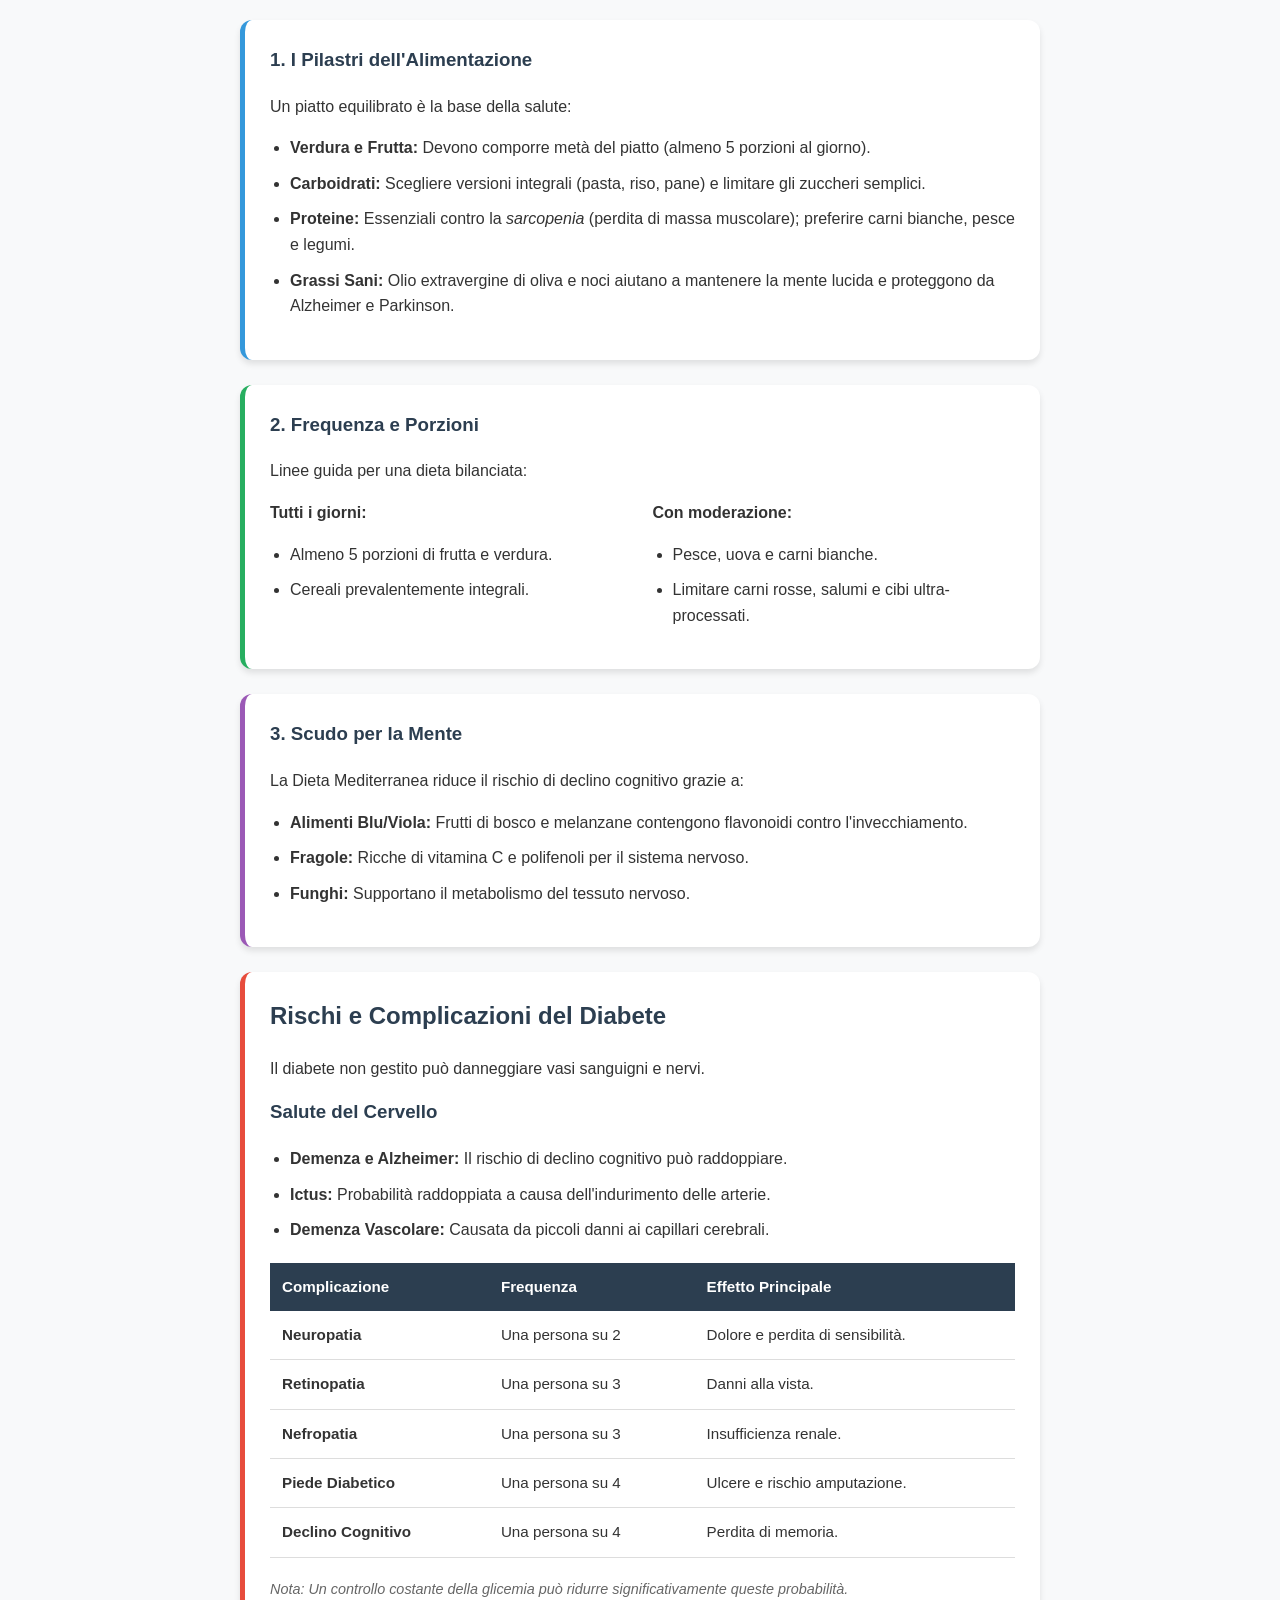
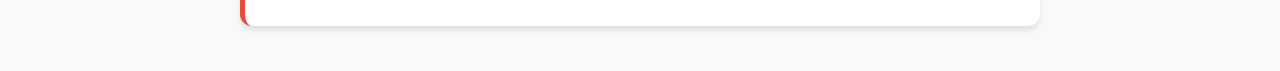
<file: guida.html>
<!DOCTYPE html>
<html lang="it">
<head>
    <meta charset="UTF-8">
    <meta name="viewport" content="width=device-width, initial-scale=1.0">
    <style>
        :root {
            --primary-blue: #2c3e50;
            --accent-blue: #3498db;
            --bg-light: #f8f9fa;
            --text-dark: #333;
            --white: #ffffff;
        }

        body {
            font-family: 'Segoe UI', Tahoma, Geneva, Verdana, sans-serif;
            line-height: 1.6;
            color: var(--text-dark);
            background-color: var(--bg-light);
            margin: 0;
            padding: 20px;
        }

        .container {
            max-width: 800px;
            margin: 0 auto;
        }

        .card {
            background: var(--white);
            border-radius: 12px;
            box-shadow: 0 4px 6px rgba(0,0,0,0.1);
            margin-bottom: 25px;
            padding: 25px;
            border-left: 5px solid var(--accent-blue);
        }

        h2, h3 {
            color: var(--primary-blue);
            margin-top: 0;
        }

        .info-grid {
            display: grid;
            grid-template-columns: repeat(auto-fit, minmax(250px, 1fr));
            gap: 20px;
            margin-top: 15px;
        }

        .highlight {
            color: var(--accent-blue);
            font-weight: bold;
        }

        ul {
            padding-left: 20px;
        }

        li {
            margin-bottom: 10px;
        }

        table {
            width: 100%;
            border-collapse: collapse;
            margin: 20px 0;
            font-size: 0.95em;
        }

        th {
            background-color: var(--primary-blue);
            color: var(--white);
            text-align: left;
            padding: 12px;
        }

        td {
            padding: 12px;
            border-bottom: 1px solid #ddd;
        }

        tr:hover {
            background-color: #f1f1f1;
        }

        .footer-note {
            font-style: italic;
            font-size: 0.9em;
            color: #666;
            margin-top: 15px;
            display: block;
        }
    </style>
</head>
<body>

<div class="container">

    <div class="card">
        <h3>1. I Pilastri dell'Alimentazione</h3>
        <p>Un piatto equilibrato è la base della salute:</p>
        <ul>
            <li><strong>Verdura e Frutta:</strong> Devono comporre metà del piatto (almeno 5 porzioni al giorno).</li>
            <li><strong>Carboidrati:</strong> Scegliere versioni integrali (pasta, riso, pane) e limitare gli zuccheri semplici.</li>
            <li><strong>Proteine:</strong> Essenziali contro la <em>sarcopenia</em> (perdita di massa muscolare); preferire carni bianche, pesce e legumi.</li>
            <li><strong>Grassi Sani:</strong> Olio extravergine di oliva e noci aiutano a mantenere la mente lucida e proteggono da Alzheimer e Parkinson.</li>
        </ul>
    </div>

    <div class="card" style="border-left-color: #27ae60;">
        <h3>2. Frequenza e Porzioni</h3>
        <p>Linee guida per una dieta bilanciata:</p>
        <div class="info-grid">
            <div>
                <strong>Tutti i giorni:</strong>
                <ul>
                    <li>Almeno 5 porzioni di frutta e verdura.</li>
                    <li>Cereali prevalentemente integrali.</li>
                </ul>
            </div>
            <div>
                <strong>Con moderazione:</strong>
                <ul>
                    <li>Pesce, uova e carni bianche.</li>
                    <li>Limitare carni rosse, salumi e cibi ultra-processati.</li>
                </ul>
            </div>
        </div>
    </div>

    <div class="card" style="border-left-color: #9b59b6;">
        <h3>3. Scudo per la Mente</h3>
        <p>La Dieta Mediterranea riduce il rischio di declino cognitivo grazie a:</p>
        <ul>
            <li><strong>Alimenti Blu/Viola:</strong> Frutti di bosco e melanzane contengono flavonoidi contro l'invecchiamento.</li>
            <li><strong>Fragole:</strong> Ricche di vitamina C e polifenoli per il sistema nervoso.</li>
            <li><strong>Funghi:</strong> Supportano il metabolismo del tessuto nervoso.</li>
        </ul>
    </div>

    <div class="card" style="border-left-color: #e74c3c;">
        <h2>Rischi e Complicazioni del Diabete</h2>
        <p>Il diabete non gestito può danneggiare vasi sanguigni e nervi.</p>

        <h3>Salute del Cervello</h3>
        <ul>
            <li><strong>Demenza e Alzheimer:</strong> Il rischio di declino cognitivo può raddoppiare.</li>
            <li><strong>Ictus:</strong> Probabilità raddoppiata a causa dell'indurimento delle arterie.</li>
            <li><strong>Demenza Vascolare:</strong> Causata da piccoli danni ai capillari cerebrali.</li>
        </ul>

        <table>
            <thead>
                <tr>
                    <th>Complicazione</th>
                    <th>Frequenza</th>
                    <th>Effetto Principale</th>
                </tr>
            </thead>
            <tbody>
                <tr>
                    <td><strong>Neuropatia</strong></td>
                    <td>Una persona su 2</td>
                    <td>Dolore e perdita di sensibilità.</td>
                </tr>
                <tr>
                    <td><strong>Retinopatia</strong></td>
                    <td>Una persona su 3</td>
                    <td>Danni alla vista.</td>
                </tr>
                <tr>
                    <td><strong>Nefropatia</strong></td>
                    <td>Una persona su 3</td>
                    <td>Insufficienza renale.</td>
                </tr>
                <tr>
                    <td><strong>Piede Diabetico</strong></td>
                    <td>Una persona su 4</td>
                    <td>Ulcere e rischio amputazione.</td>
                </tr>
                <tr>
                    <td><strong>Declino Cognitivo</strong></td>
                    <td>Una persona su 4</td>
                    <td>Perdita di memoria.</td>
                </tr>
            </tbody>
        </table>

        <span class="footer-note">
            Nota: Un controllo costante della glicemia può ridurre significativamente queste probabilità.
        </span>
    </div>

</div>

</body>
</html>
</file>
